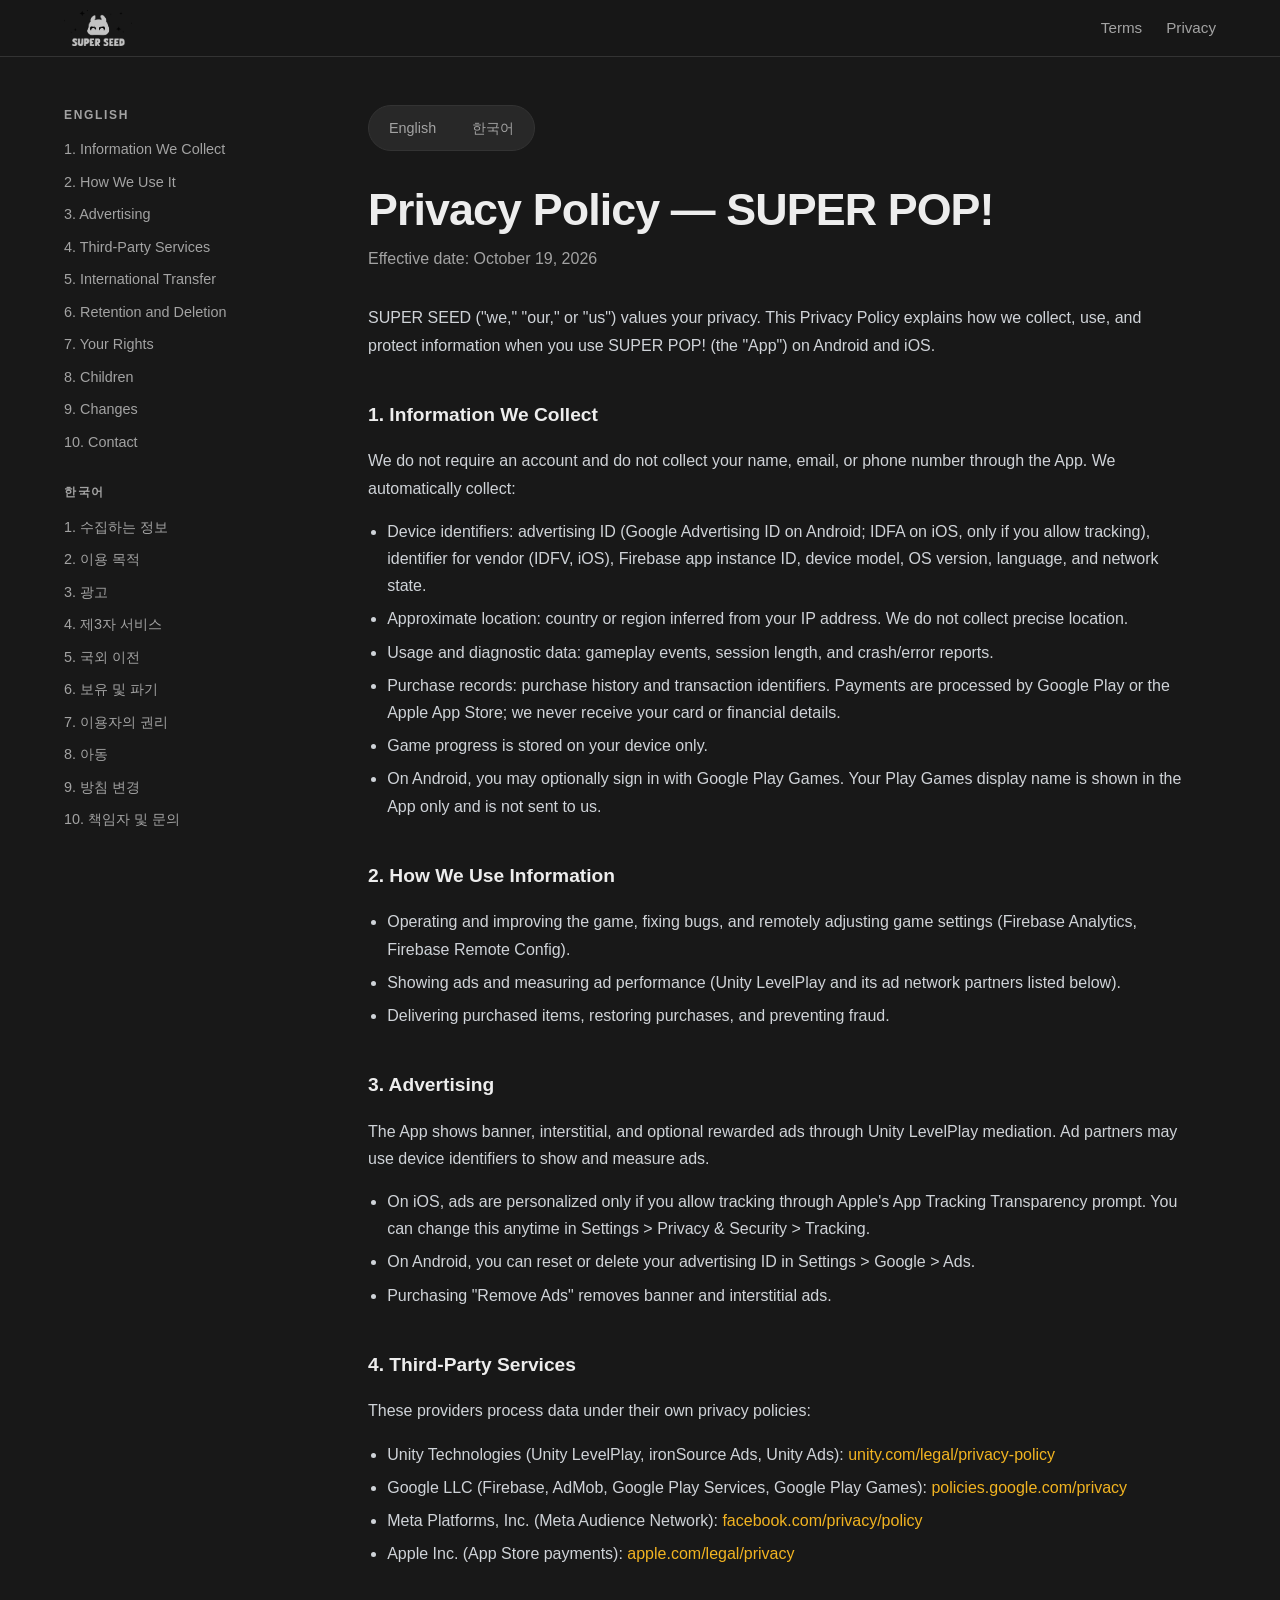
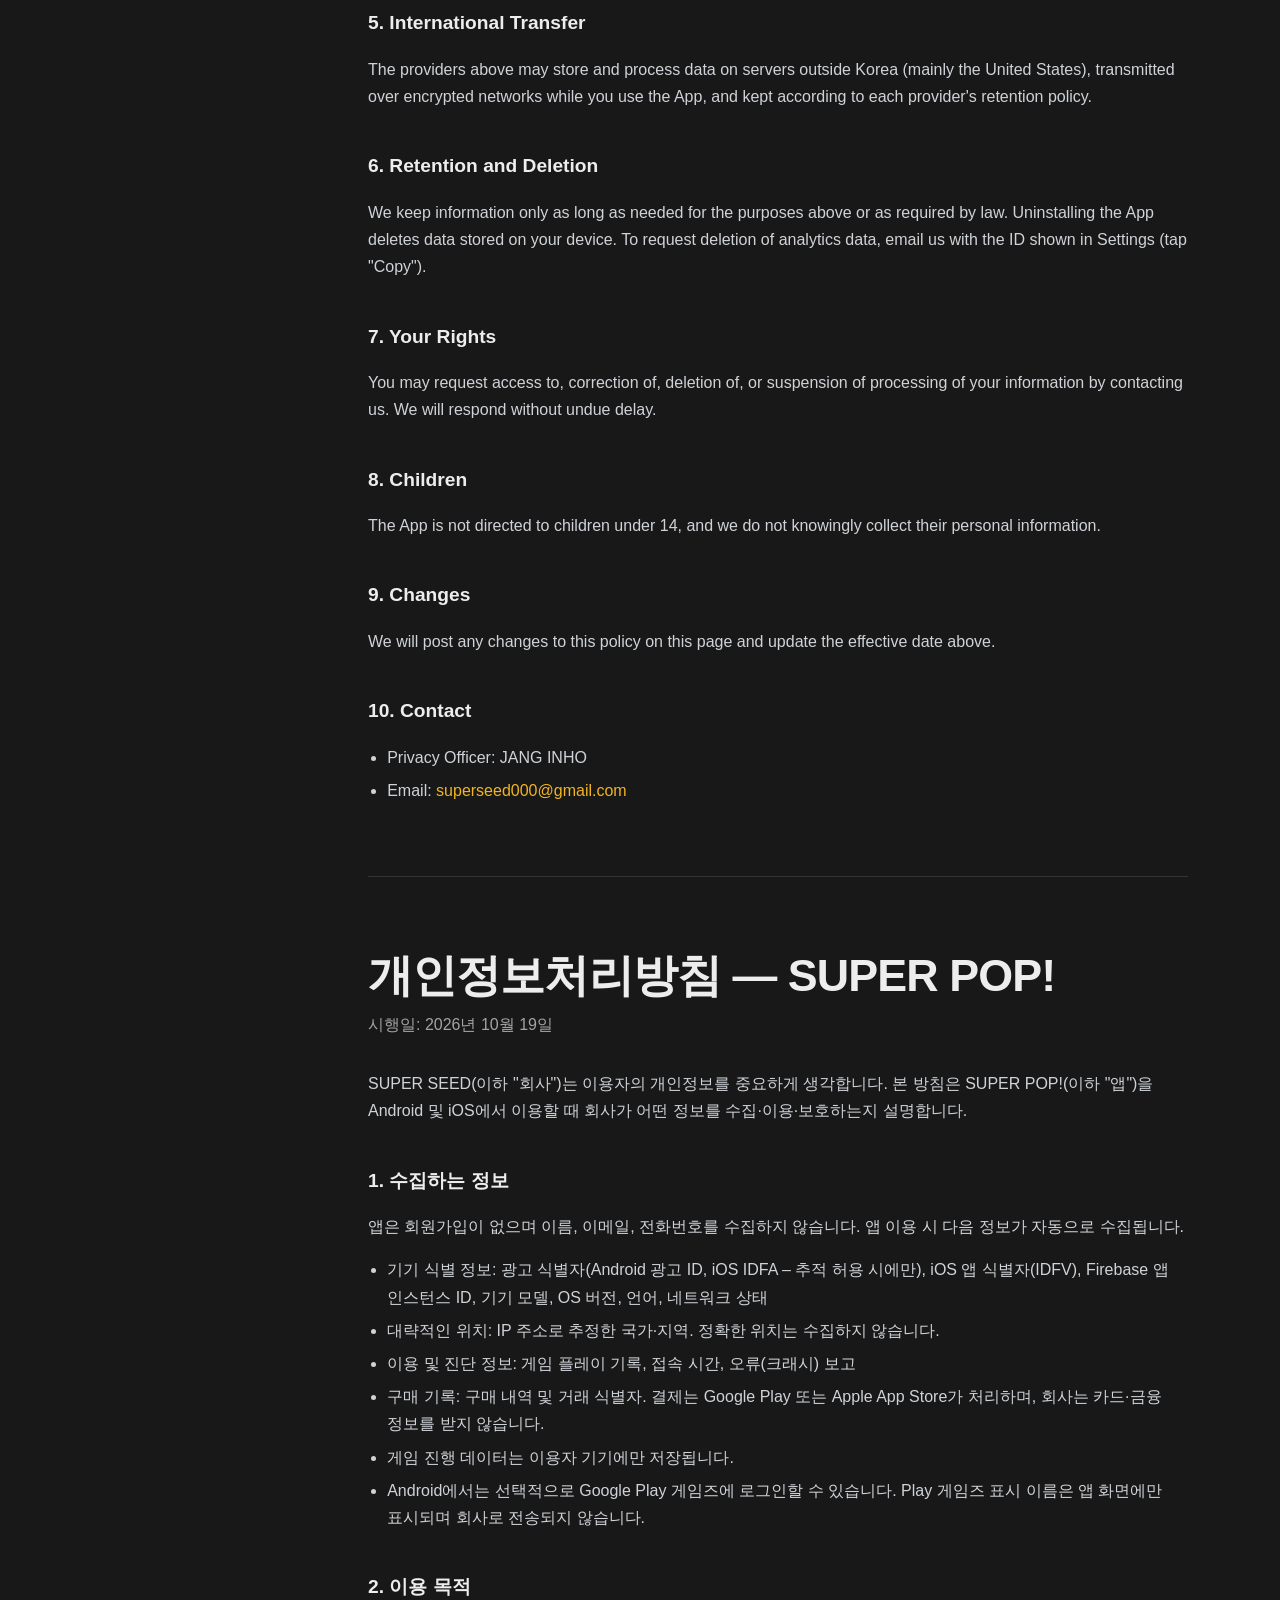
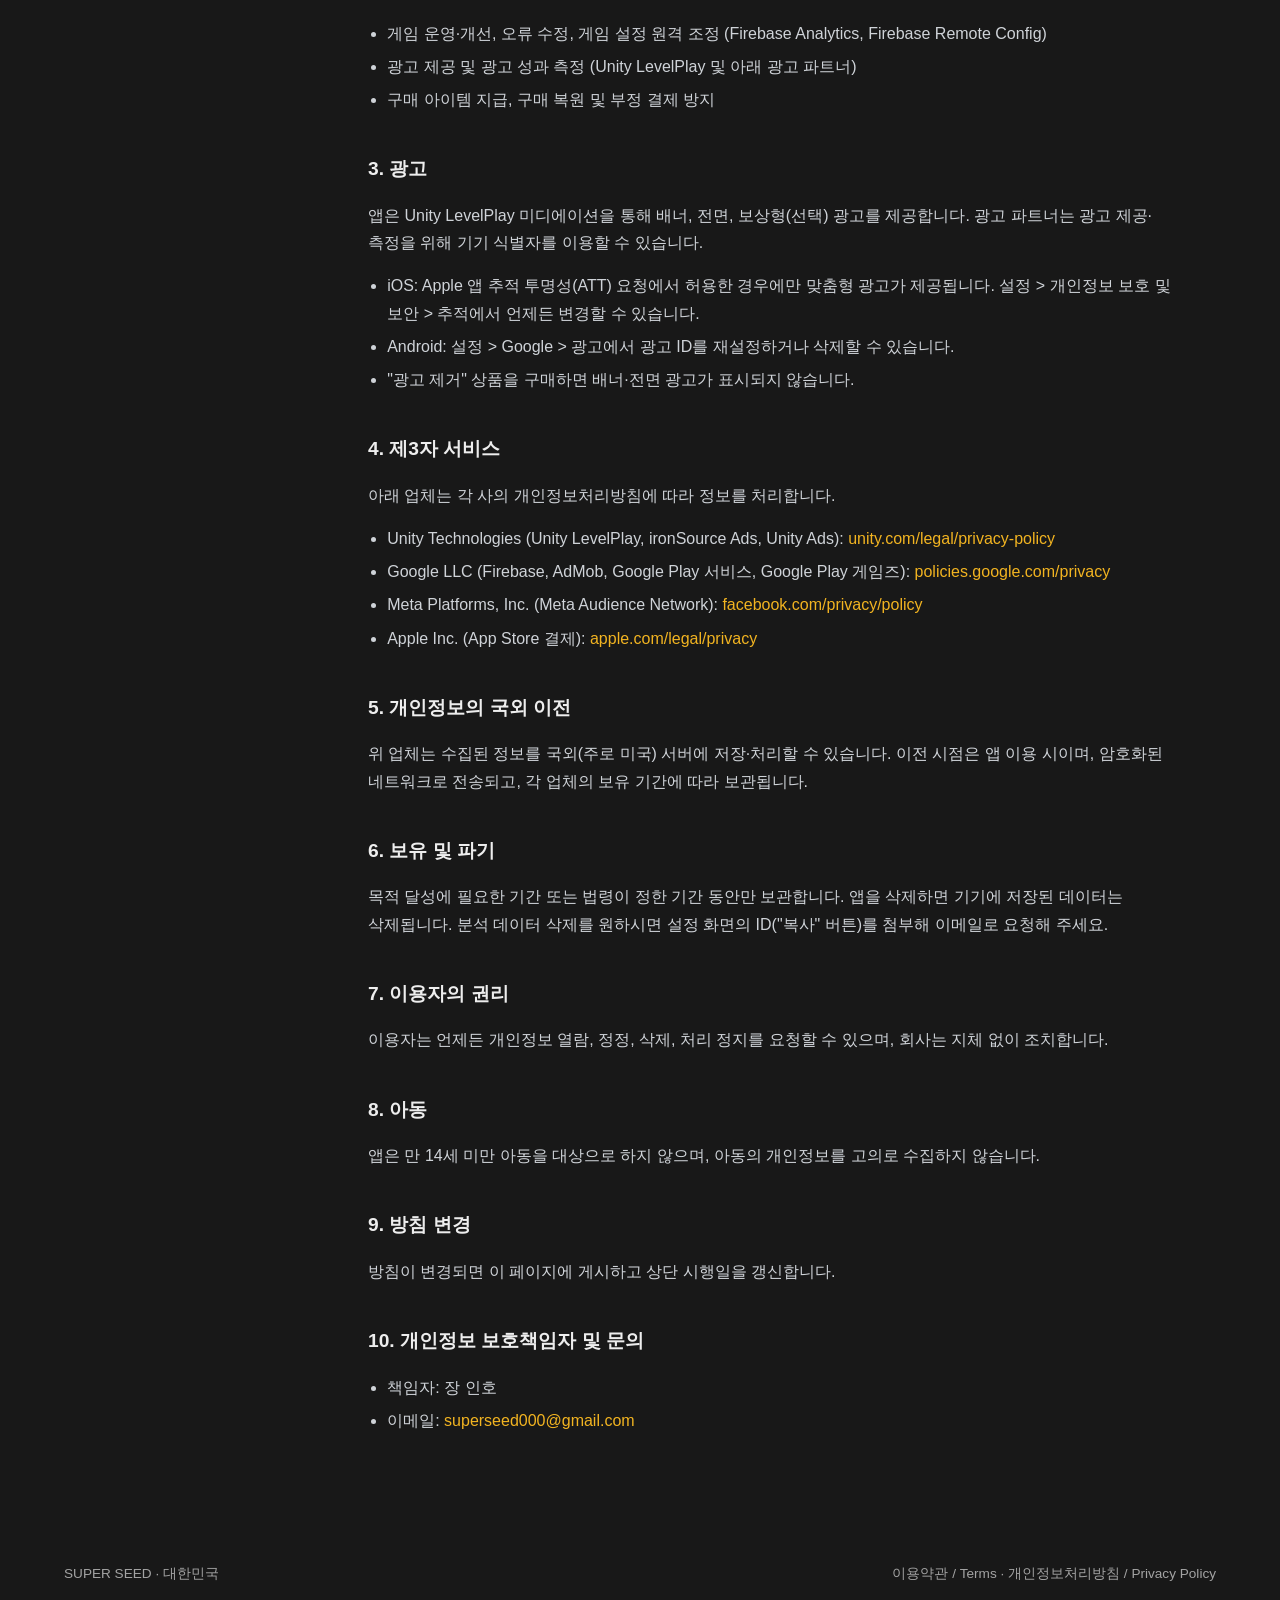
<file: superpop/privacy.html>
<!DOCTYPE html>
<html lang="en">
<head>
<meta charset="utf-8">
<meta name="viewport" content="width=device-width, initial-scale=1">
<title>Privacy Policy — SUPER POP!</title>
<meta name="theme-color" content="#181818">
<link rel="stylesheet" href="/style.css">
</head>
<body>
<header class="site-header">
  <div class="wrap">
    <a class="logo" href="/"><img src="/assets/logo.png" alt="SUPER SEED"></a>
    <nav class="nav">
      <a href="/superpop/terms.html">Terms</a>
      <a href="/superpop/privacy.html">Privacy</a>
    </nav>
  </div>
</header>

<main class="wrap legal">
  <aside class="toc">
    <strong>English</strong>
    <ul>
      <li><a href="#en-1">1. Information We Collect</a></li>
      <li><a href="#en-2">2. How We Use It</a></li>
      <li><a href="#en-3">3. Advertising</a></li>
      <li><a href="#en-4">4. Third-Party Services</a></li>
      <li><a href="#en-5">5. International Transfer</a></li>
      <li><a href="#en-6">6. Retention and Deletion</a></li>
      <li><a href="#en-7">7. Your Rights</a></li>
      <li><a href="#en-8">8. Children</a></li>
      <li><a href="#en-9">9. Changes</a></li>
      <li><a href="#en-10">10. Contact</a></li>
    </ul>
    <strong>한국어</strong>
    <ul>
      <li><a href="#ko-1">1. 수집하는 정보</a></li>
      <li><a href="#ko-2">2. 이용 목적</a></li>
      <li><a href="#ko-3">3. 광고</a></li>
      <li><a href="#ko-4">4. 제3자 서비스</a></li>
      <li><a href="#ko-5">5. 국외 이전</a></li>
      <li><a href="#ko-6">6. 보유 및 파기</a></li>
      <li><a href="#ko-7">7. 이용자의 권리</a></li>
      <li><a href="#ko-8">8. 아동</a></li>
      <li><a href="#ko-9">9. 방침 변경</a></li>
      <li><a href="#ko-10">10. 책임자 및 문의</a></li>
    </ul>
  </aside>

  <div class="doc">
    <nav class="lang"><a href="#en">English</a><a href="#ko">한국어</a></nav>

    <article id="en" lang="en">
      <h1>Privacy Policy — SUPER POP!</h1>
      <p class="date">Effective date: October 19, 2026</p>
      <p>SUPER SEED ("we," "our," or "us") values your privacy. This Privacy Policy explains how we collect, use, and protect information when you use SUPER POP! (the "App") on Android and iOS.</p>

      <h2 id="en-1">1. Information We Collect</h2>
      <p>We do not require an account and do not collect your name, email, or phone number through the App. We automatically collect:</p>
      <ul>
        <li>Device identifiers: advertising ID (Google Advertising ID on Android; IDFA on iOS, only if you allow tracking), identifier for vendor (IDFV, iOS), Firebase app instance ID, device model, OS version, language, and network state.</li>
        <li>Approximate location: country or region inferred from your IP address. We do not collect precise location.</li>
        <li>Usage and diagnostic data: gameplay events, session length, and crash/error reports.</li>
        <li>Purchase records: purchase history and transaction identifiers. Payments are processed by Google Play or the Apple App Store; we never receive your card or financial details.</li>
        <li>Game progress is stored on your device only.</li>
        <li>On Android, you may optionally sign in with Google Play Games. Your Play Games display name is shown in the App only and is not sent to us.</li>
      </ul>

      <h2 id="en-2">2. How We Use Information</h2>
      <ul>
        <li>Operating and improving the game, fixing bugs, and remotely adjusting game settings (Firebase Analytics, Firebase Remote Config).</li>
        <li>Showing ads and measuring ad performance (Unity LevelPlay and its ad network partners listed below).</li>
        <li>Delivering purchased items, restoring purchases, and preventing fraud.</li>
      </ul>

      <h2 id="en-3">3. Advertising</h2>
      <p>The App shows banner, interstitial, and optional rewarded ads through Unity LevelPlay mediation. Ad partners may use device identifiers to show and measure ads.</p>
      <ul>
        <li>On iOS, ads are personalized only if you allow tracking through Apple's App Tracking Transparency prompt. You can change this anytime in Settings &gt; Privacy &amp; Security &gt; Tracking.</li>
        <li>On Android, you can reset or delete your advertising ID in Settings &gt; Google &gt; Ads.</li>
        <li>Purchasing "Remove Ads" removes banner and interstitial ads.</li>
      </ul>

      <h2 id="en-4">4. Third-Party Services</h2>
      <p>These providers process data under their own privacy policies:</p>
      <ul>
        <li>Unity Technologies (Unity LevelPlay, ironSource Ads, Unity Ads): <a href="https://unity.com/legal/privacy-policy">unity.com/legal/privacy-policy</a></li>
        <li>Google LLC (Firebase, AdMob, Google Play Services, Google Play Games): <a href="https://policies.google.com/privacy">policies.google.com/privacy</a></li>
        <li>Meta Platforms, Inc. (Meta Audience Network): <a href="https://www.facebook.com/privacy/policy">facebook.com/privacy/policy</a></li>
        <li>Apple Inc. (App Store payments): <a href="https://www.apple.com/legal/privacy/">apple.com/legal/privacy</a></li>
      </ul>

      <h2 id="en-5">5. International Transfer</h2>
      <p>The providers above may store and process data on servers outside Korea (mainly the United States), transmitted over encrypted networks while you use the App, and kept according to each provider's retention policy.</p>

      <h2 id="en-6">6. Retention and Deletion</h2>
      <p>We keep information only as long as needed for the purposes above or as required by law. Uninstalling the App deletes data stored on your device. To request deletion of analytics data, email us with the ID shown in Settings (tap "Copy").</p>

      <h2 id="en-7">7. Your Rights</h2>
      <p>You may request access to, correction of, deletion of, or suspension of processing of your information by contacting us. We will respond without undue delay.</p>

      <h2 id="en-8">8. Children</h2>
      <p>The App is not directed to children under 14, and we do not knowingly collect their personal information.</p>

      <h2 id="en-9">9. Changes</h2>
      <p>We will post any changes to this policy on this page and update the effective date above.</p>

      <h2 id="en-10">10. Contact</h2>
      <ul>
        <li>Privacy Officer: JANG INHO</li>
        <li>Email: <a href="mailto:superseed000@gmail.com">superseed000@gmail.com</a></li>
      </ul>
    </article>

    <article id="ko" lang="ko">
      <h1>개인정보처리방침 — SUPER POP!</h1>
      <p class="date">시행일: 2026년 10월 19일</p>
      <p>SUPER SEED(이하 "회사")는 이용자의 개인정보를 중요하게 생각합니다. 본 방침은 SUPER POP!(이하 "앱")을 Android 및 iOS에서 이용할 때 회사가 어떤 정보를 수집·이용·보호하는지 설명합니다.</p>

      <h2 id="ko-1">1. 수집하는 정보</h2>
      <p>앱은 회원가입이 없으며 이름, 이메일, 전화번호를 수집하지 않습니다. 앱 이용 시 다음 정보가 자동으로 수집됩니다.</p>
      <ul>
        <li>기기 식별 정보: 광고 식별자(Android 광고 ID, iOS IDFA – 추적 허용 시에만), iOS 앱 식별자(IDFV), Firebase 앱 인스턴스 ID, 기기 모델, OS 버전, 언어, 네트워크 상태</li>
        <li>대략적인 위치: IP 주소로 추정한 국가·지역. 정확한 위치는 수집하지 않습니다.</li>
        <li>이용 및 진단 정보: 게임 플레이 기록, 접속 시간, 오류(크래시) 보고</li>
        <li>구매 기록: 구매 내역 및 거래 식별자. 결제는 Google Play 또는 Apple App Store가 처리하며, 회사는 카드·금융 정보를 받지 않습니다.</li>
        <li>게임 진행 데이터는 이용자 기기에만 저장됩니다.</li>
        <li>Android에서는 선택적으로 Google Play 게임즈에 로그인할 수 있습니다. Play 게임즈 표시 이름은 앱 화면에만 표시되며 회사로 전송되지 않습니다.</li>
      </ul>

      <h2 id="ko-2">2. 이용 목적</h2>
      <ul>
        <li>게임 운영·개선, 오류 수정, 게임 설정 원격 조정 (Firebase Analytics, Firebase Remote Config)</li>
        <li>광고 제공 및 광고 성과 측정 (Unity LevelPlay 및 아래 광고 파트너)</li>
        <li>구매 아이템 지급, 구매 복원 및 부정 결제 방지</li>
      </ul>

      <h2 id="ko-3">3. 광고</h2>
      <p>앱은 Unity LevelPlay 미디에이션을 통해 배너, 전면, 보상형(선택) 광고를 제공합니다. 광고 파트너는 광고 제공·측정을 위해 기기 식별자를 이용할 수 있습니다.</p>
      <ul>
        <li>iOS: Apple 앱 추적 투명성(ATT) 요청에서 허용한 경우에만 맞춤형 광고가 제공됩니다. 설정 &gt; 개인정보 보호 및 보안 &gt; 추적에서 언제든 변경할 수 있습니다.</li>
        <li>Android: 설정 &gt; Google &gt; 광고에서 광고 ID를 재설정하거나 삭제할 수 있습니다.</li>
        <li>"광고 제거" 상품을 구매하면 배너·전면 광고가 표시되지 않습니다.</li>
      </ul>

      <h2 id="ko-4">4. 제3자 서비스</h2>
      <p>아래 업체는 각 사의 개인정보처리방침에 따라 정보를 처리합니다.</p>
      <ul>
        <li>Unity Technologies (Unity LevelPlay, ironSource Ads, Unity Ads): <a href="https://unity.com/legal/privacy-policy">unity.com/legal/privacy-policy</a></li>
        <li>Google LLC (Firebase, AdMob, Google Play 서비스, Google Play 게임즈): <a href="https://policies.google.com/privacy">policies.google.com/privacy</a></li>
        <li>Meta Platforms, Inc. (Meta Audience Network): <a href="https://www.facebook.com/privacy/policy">facebook.com/privacy/policy</a></li>
        <li>Apple Inc. (App Store 결제): <a href="https://www.apple.com/legal/privacy/">apple.com/legal/privacy</a></li>
      </ul>

      <h2 id="ko-5">5. 개인정보의 국외 이전</h2>
      <p>위 업체는 수집된 정보를 국외(주로 미국) 서버에 저장·처리할 수 있습니다. 이전 시점은 앱 이용 시이며, 암호화된 네트워크로 전송되고, 각 업체의 보유 기간에 따라 보관됩니다.</p>

      <h2 id="ko-6">6. 보유 및 파기</h2>
      <p>목적 달성에 필요한 기간 또는 법령이 정한 기간 동안만 보관합니다. 앱을 삭제하면 기기에 저장된 데이터는 삭제됩니다. 분석 데이터 삭제를 원하시면 설정 화면의 ID("복사" 버튼)를 첨부해 이메일로 요청해 주세요.</p>

      <h2 id="ko-7">7. 이용자의 권리</h2>
      <p>이용자는 언제든 개인정보 열람, 정정, 삭제, 처리 정지를 요청할 수 있으며, 회사는 지체 없이 조치합니다.</p>

      <h2 id="ko-8">8. 아동</h2>
      <p>앱은 만 14세 미만 아동을 대상으로 하지 않으며, 아동의 개인정보를 고의로 수집하지 않습니다.</p>

      <h2 id="ko-9">9. 방침 변경</h2>
      <p>방침이 변경되면 이 페이지에 게시하고 상단 시행일을 갱신합니다.</p>

      <h2 id="ko-10">10. 개인정보 보호책임자 및 문의</h2>
      <ul>
        <li>책임자: 장 인호</li>
        <li>이메일: <a href="mailto:superseed000@gmail.com">superseed000@gmail.com</a></li>
      </ul>
    </article>
  </div>
</main>

<footer class="site-footer">
  <div class="wrap">
    <p>SUPER SEED · 대한민국</p>
    <p><a href="/superpop/terms.html">이용약관 / Terms</a> · <a href="/superpop/privacy.html">개인정보처리방침 / Privacy Policy</a></p>
  </div>
</footer>
</body>
</html>
</file>
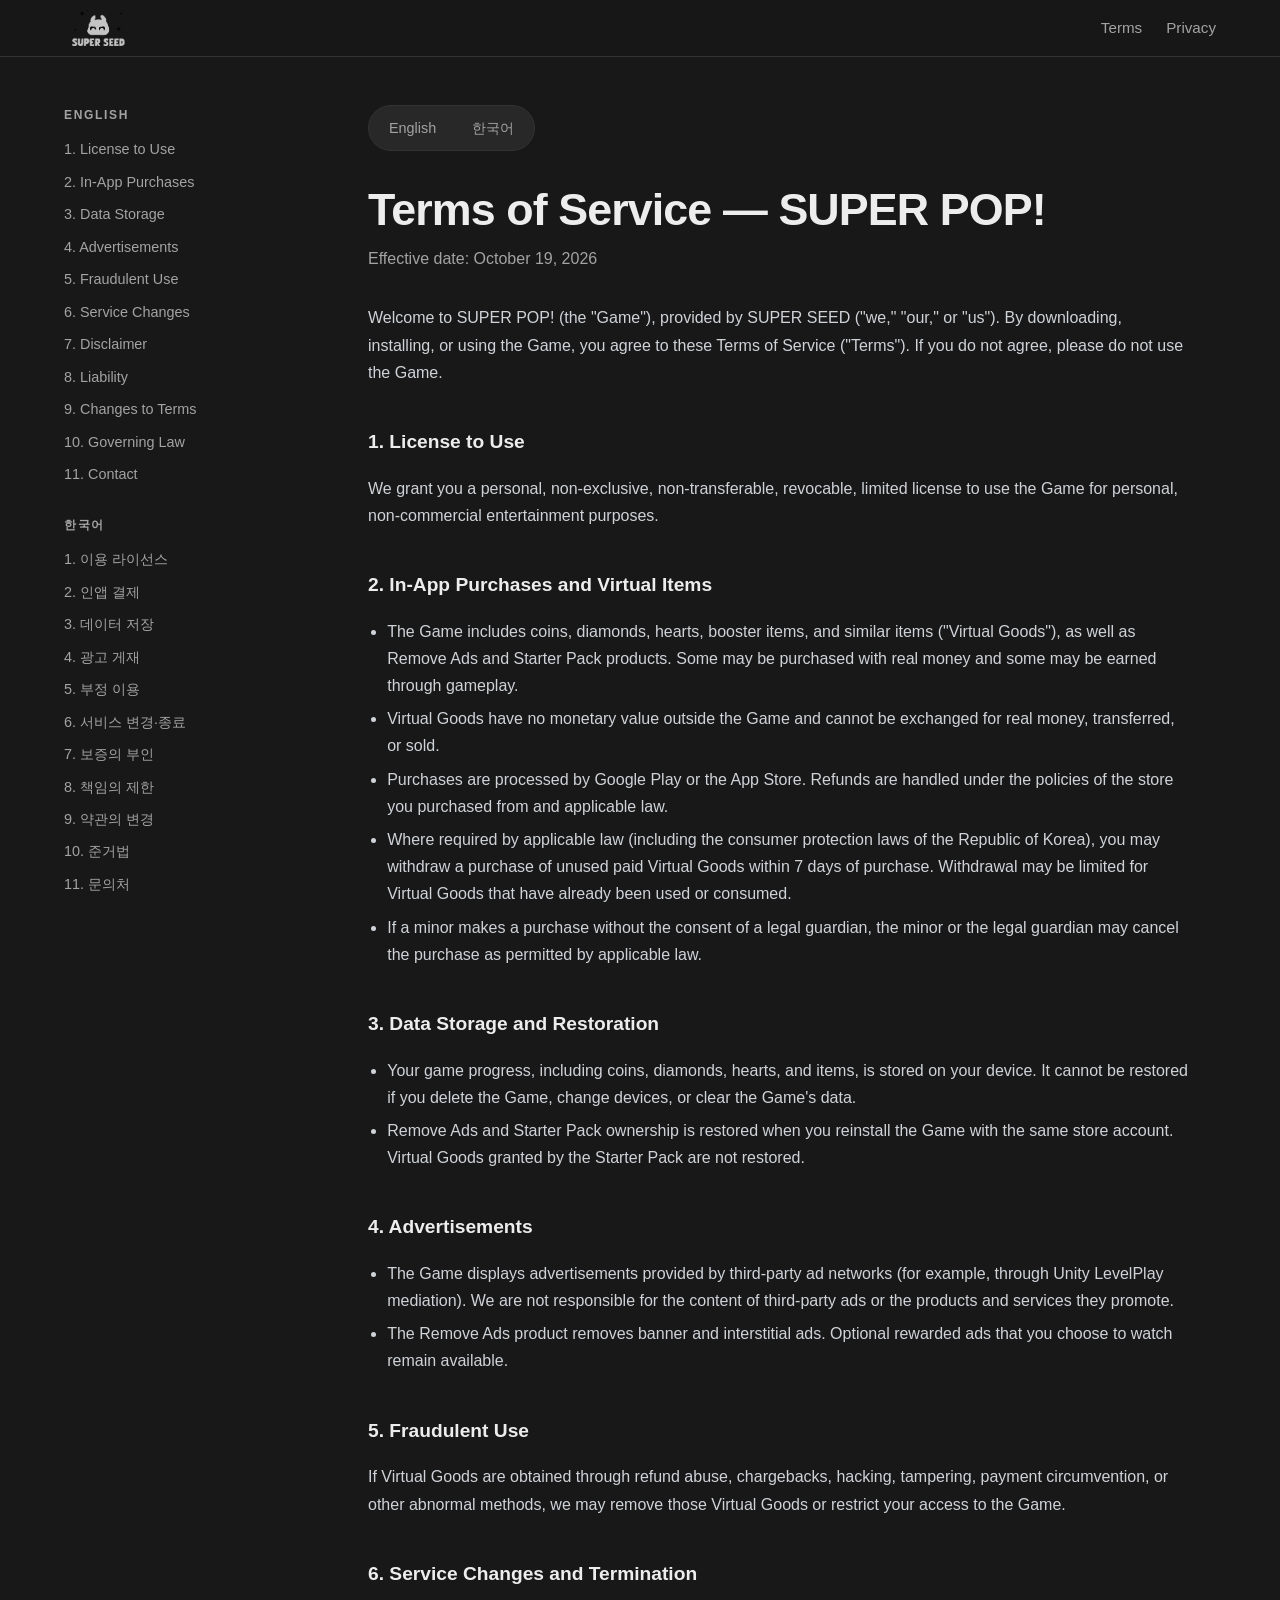
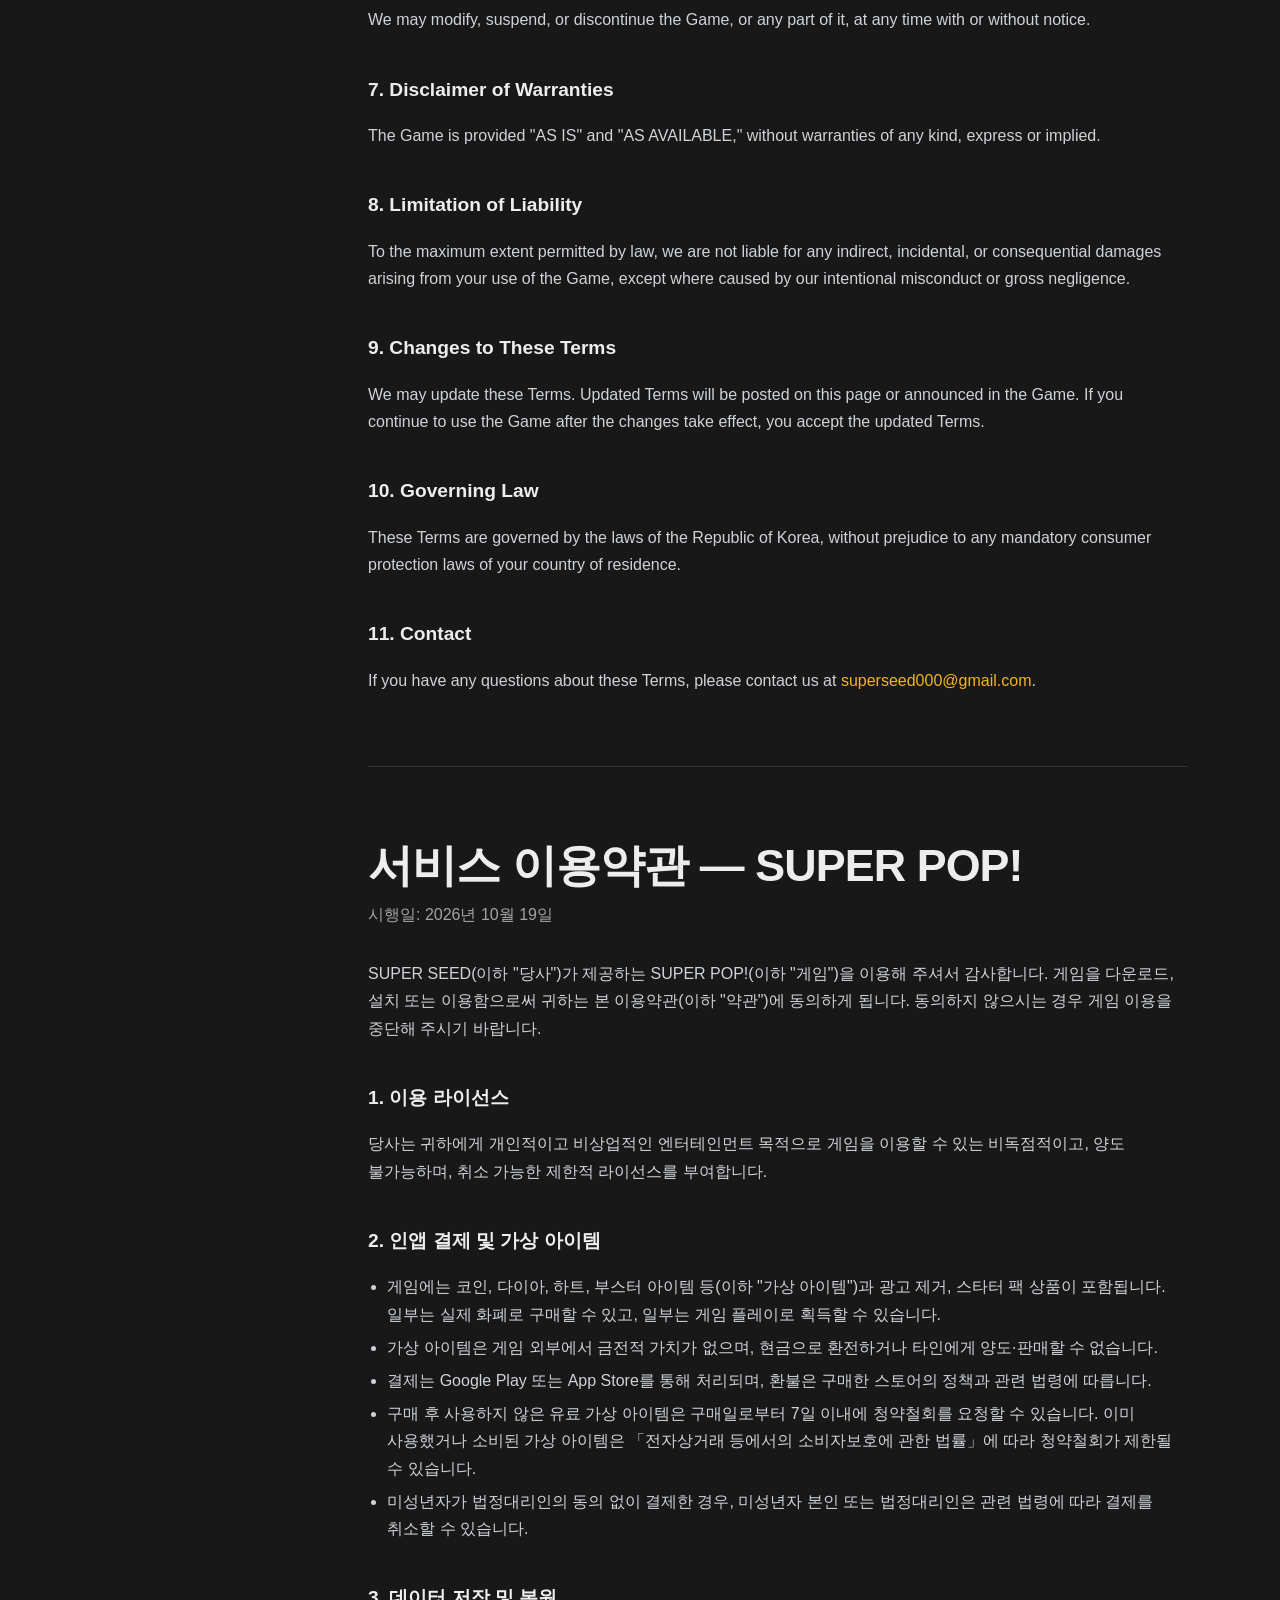
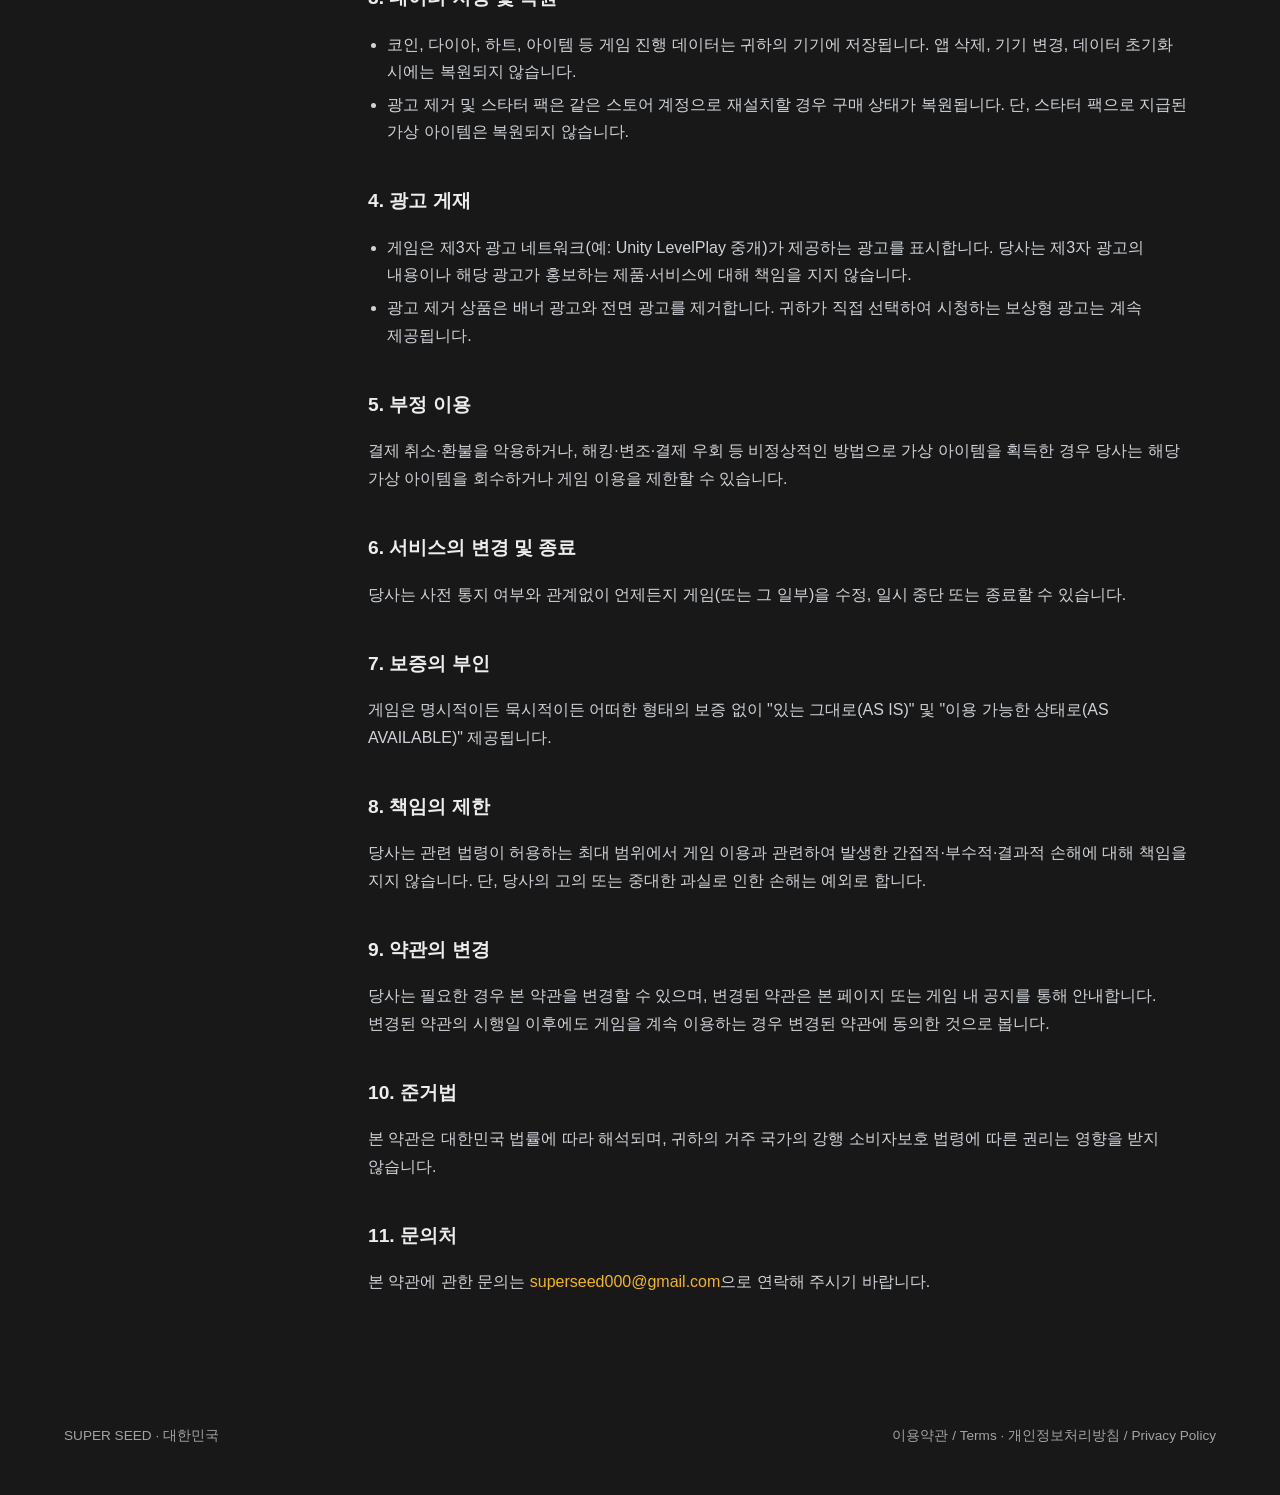
<file: superpop/terms.html>
<!DOCTYPE html>
<html lang="en">
<head>
<meta charset="utf-8">
<meta name="viewport" content="width=device-width, initial-scale=1">
<title>Terms of Service — SUPER POP!</title>
<meta name="theme-color" content="#181818">
<link rel="stylesheet" href="/style.css">
</head>
<body>
<header class="site-header">
  <div class="wrap">
    <a class="logo" href="/"><img src="/assets/logo.png" alt="SUPER SEED"></a>
    <nav class="nav">
      <a href="/superpop/terms.html">Terms</a>
      <a href="/superpop/privacy.html">Privacy</a>
    </nav>
  </div>
</header>

<main class="wrap legal">
  <aside class="toc">
    <strong>English</strong>
    <ul>
      <li><a href="#en-1">1. License to Use</a></li>
      <li><a href="#en-2">2. In-App Purchases</a></li>
      <li><a href="#en-3">3. Data Storage</a></li>
      <li><a href="#en-4">4. Advertisements</a></li>
      <li><a href="#en-5">5. Fraudulent Use</a></li>
      <li><a href="#en-6">6. Service Changes</a></li>
      <li><a href="#en-7">7. Disclaimer</a></li>
      <li><a href="#en-8">8. Liability</a></li>
      <li><a href="#en-9">9. Changes to Terms</a></li>
      <li><a href="#en-10">10. Governing Law</a></li>
      <li><a href="#en-11">11. Contact</a></li>
    </ul>
    <strong>한국어</strong>
    <ul>
      <li><a href="#ko-1">1. 이용 라이선스</a></li>
      <li><a href="#ko-2">2. 인앱 결제</a></li>
      <li><a href="#ko-3">3. 데이터 저장</a></li>
      <li><a href="#ko-4">4. 광고 게재</a></li>
      <li><a href="#ko-5">5. 부정 이용</a></li>
      <li><a href="#ko-6">6. 서비스 변경·종료</a></li>
      <li><a href="#ko-7">7. 보증의 부인</a></li>
      <li><a href="#ko-8">8. 책임의 제한</a></li>
      <li><a href="#ko-9">9. 약관의 변경</a></li>
      <li><a href="#ko-10">10. 준거법</a></li>
      <li><a href="#ko-11">11. 문의처</a></li>
    </ul>
  </aside>

  <div class="doc">
    <nav class="lang"><a href="#en">English</a><a href="#ko">한국어</a></nav>

    <article id="en" lang="en">
      <h1>Terms of Service — SUPER POP!</h1>
      <p class="date">Effective date: October 19, 2026</p>
      <p>Welcome to SUPER POP! (the "Game"), provided by SUPER SEED ("we," "our," or "us"). By downloading, installing, or using the Game, you agree to these Terms of Service ("Terms"). If you do not agree, please do not use the Game.</p>

      <h2 id="en-1">1. License to Use</h2>
      <p>We grant you a personal, non-exclusive, non-transferable, revocable, limited license to use the Game for personal, non-commercial entertainment purposes.</p>

      <h2 id="en-2">2. In-App Purchases and Virtual Items</h2>
      <ul>
        <li>The Game includes coins, diamonds, hearts, booster items, and similar items ("Virtual Goods"), as well as Remove Ads and Starter Pack products. Some may be purchased with real money and some may be earned through gameplay.</li>
        <li>Virtual Goods have no monetary value outside the Game and cannot be exchanged for real money, transferred, or sold.</li>
        <li>Purchases are processed by Google Play or the App Store. Refunds are handled under the policies of the store you purchased from and applicable law.</li>
        <li>Where required by applicable law (including the consumer protection laws of the Republic of Korea), you may withdraw a purchase of unused paid Virtual Goods within 7 days of purchase. Withdrawal may be limited for Virtual Goods that have already been used or consumed.</li>
        <li>If a minor makes a purchase without the consent of a legal guardian, the minor or the legal guardian may cancel the purchase as permitted by applicable law.</li>
      </ul>

      <h2 id="en-3">3. Data Storage and Restoration</h2>
      <ul>
        <li>Your game progress, including coins, diamonds, hearts, and items, is stored on your device. It cannot be restored if you delete the Game, change devices, or clear the Game's data.</li>
        <li>Remove Ads and Starter Pack ownership is restored when you reinstall the Game with the same store account. Virtual Goods granted by the Starter Pack are not restored.</li>
      </ul>

      <h2 id="en-4">4. Advertisements</h2>
      <ul>
        <li>The Game displays advertisements provided by third-party ad networks (for example, through Unity LevelPlay mediation). We are not responsible for the content of third-party ads or the products and services they promote.</li>
        <li>The Remove Ads product removes banner and interstitial ads. Optional rewarded ads that you choose to watch remain available.</li>
      </ul>

      <h2 id="en-5">5. Fraudulent Use</h2>
      <p>If Virtual Goods are obtained through refund abuse, chargebacks, hacking, tampering, payment circumvention, or other abnormal methods, we may remove those Virtual Goods or restrict your access to the Game.</p>

      <h2 id="en-6">6. Service Changes and Termination</h2>
      <p>We may modify, suspend, or discontinue the Game, or any part of it, at any time with or without notice.</p>

      <h2 id="en-7">7. Disclaimer of Warranties</h2>
      <p>The Game is provided "AS IS" and "AS AVAILABLE," without warranties of any kind, express or implied.</p>

      <h2 id="en-8">8. Limitation of Liability</h2>
      <p>To the maximum extent permitted by law, we are not liable for any indirect, incidental, or consequential damages arising from your use of the Game, except where caused by our intentional misconduct or gross negligence.</p>

      <h2 id="en-9">9. Changes to These Terms</h2>
      <p>We may update these Terms. Updated Terms will be posted on this page or announced in the Game. If you continue to use the Game after the changes take effect, you accept the updated Terms.</p>

      <h2 id="en-10">10. Governing Law</h2>
      <p>These Terms are governed by the laws of the Republic of Korea, without prejudice to any mandatory consumer protection laws of your country of residence.</p>

      <h2 id="en-11">11. Contact</h2>
      <p>If you have any questions about these Terms, please contact us at <a href="mailto:superseed000@gmail.com">superseed000@gmail.com</a>.</p>
    </article>

    <article id="ko" lang="ko">
      <h1>서비스 이용약관 — SUPER POP!</h1>
      <p class="date">시행일: 2026년 10월 19일</p>
      <p>SUPER SEED(이하 "당사")가 제공하는 SUPER POP!(이하 "게임")을 이용해 주셔서 감사합니다. 게임을 다운로드, 설치 또는 이용함으로써 귀하는 본 이용약관(이하 "약관")에 동의하게 됩니다. 동의하지 않으시는 경우 게임 이용을 중단해 주시기 바랍니다.</p>

      <h2 id="ko-1">1. 이용 라이선스</h2>
      <p>당사는 귀하에게 개인적이고 비상업적인 엔터테인먼트 목적으로 게임을 이용할 수 있는 비독점적이고, 양도 불가능하며, 취소 가능한 제한적 라이선스를 부여합니다.</p>

      <h2 id="ko-2">2. 인앱 결제 및 가상 아이템</h2>
      <ul>
        <li>게임에는 코인, 다이아, 하트, 부스터 아이템 등(이하 "가상 아이템")과 광고 제거, 스타터 팩 상품이 포함됩니다. 일부는 실제 화폐로 구매할 수 있고, 일부는 게임 플레이로 획득할 수 있습니다.</li>
        <li>가상 아이템은 게임 외부에서 금전적 가치가 없으며, 현금으로 환전하거나 타인에게 양도·판매할 수 없습니다.</li>
        <li>결제는 Google Play 또는 App Store를 통해 처리되며, 환불은 구매한 스토어의 정책과 관련 법령에 따릅니다.</li>
        <li>구매 후 사용하지 않은 유료 가상 아이템은 구매일로부터 7일 이내에 청약철회를 요청할 수 있습니다. 이미 사용했거나 소비된 가상 아이템은 「전자상거래 등에서의 소비자보호에 관한 법률」에 따라 청약철회가 제한될 수 있습니다.</li>
        <li>미성년자가 법정대리인의 동의 없이 결제한 경우, 미성년자 본인 또는 법정대리인은 관련 법령에 따라 결제를 취소할 수 있습니다.</li>
      </ul>

      <h2 id="ko-3">3. 데이터 저장 및 복원</h2>
      <ul>
        <li>코인, 다이아, 하트, 아이템 등 게임 진행 데이터는 귀하의 기기에 저장됩니다. 앱 삭제, 기기 변경, 데이터 초기화 시에는 복원되지 않습니다.</li>
        <li>광고 제거 및 스타터 팩은 같은 스토어 계정으로 재설치할 경우 구매 상태가 복원됩니다. 단, 스타터 팩으로 지급된 가상 아이템은 복원되지 않습니다.</li>
      </ul>

      <h2 id="ko-4">4. 광고 게재</h2>
      <ul>
        <li>게임은 제3자 광고 네트워크(예: Unity LevelPlay 중개)가 제공하는 광고를 표시합니다. 당사는 제3자 광고의 내용이나 해당 광고가 홍보하는 제품·서비스에 대해 책임을 지지 않습니다.</li>
        <li>광고 제거 상품은 배너 광고와 전면 광고를 제거합니다. 귀하가 직접 선택하여 시청하는 보상형 광고는 계속 제공됩니다.</li>
      </ul>

      <h2 id="ko-5">5. 부정 이용</h2>
      <p>결제 취소·환불을 악용하거나, 해킹·변조·결제 우회 등 비정상적인 방법으로 가상 아이템을 획득한 경우 당사는 해당 가상 아이템을 회수하거나 게임 이용을 제한할 수 있습니다.</p>

      <h2 id="ko-6">6. 서비스의 변경 및 종료</h2>
      <p>당사는 사전 통지 여부와 관계없이 언제든지 게임(또는 그 일부)을 수정, 일시 중단 또는 종료할 수 있습니다.</p>

      <h2 id="ko-7">7. 보증의 부인</h2>
      <p>게임은 명시적이든 묵시적이든 어떠한 형태의 보증 없이 "있는 그대로(AS IS)" 및 "이용 가능한 상태로(AS AVAILABLE)" 제공됩니다.</p>

      <h2 id="ko-8">8. 책임의 제한</h2>
      <p>당사는 관련 법령이 허용하는 최대 범위에서 게임 이용과 관련하여 발생한 간접적·부수적·결과적 손해에 대해 책임을 지지 않습니다. 단, 당사의 고의 또는 중대한 과실로 인한 손해는 예외로 합니다.</p>

      <h2 id="ko-9">9. 약관의 변경</h2>
      <p>당사는 필요한 경우 본 약관을 변경할 수 있으며, 변경된 약관은 본 페이지 또는 게임 내 공지를 통해 안내합니다. 변경된 약관의 시행일 이후에도 게임을 계속 이용하는 경우 변경된 약관에 동의한 것으로 봅니다.</p>

      <h2 id="ko-10">10. 준거법</h2>
      <p>본 약관은 대한민국 법률에 따라 해석되며, 귀하의 거주 국가의 강행 소비자보호 법령에 따른 권리는 영향을 받지 않습니다.</p>

      <h2 id="ko-11">11. 문의처</h2>
      <p>본 약관에 관한 문의는 <a href="mailto:superseed000@gmail.com">superseed000@gmail.com</a>으로 연락해 주시기 바랍니다.</p>
    </article>
  </div>
</main>

<footer class="site-footer">
  <div class="wrap">
    <p>SUPER SEED · 대한민국</p>
    <p><a href="/superpop/terms.html">이용약관 / Terms</a> · <a href="/superpop/privacy.html">개인정보처리방침 / Privacy Policy</a></p>
  </div>
</footer>
</body>
</html>
</file>
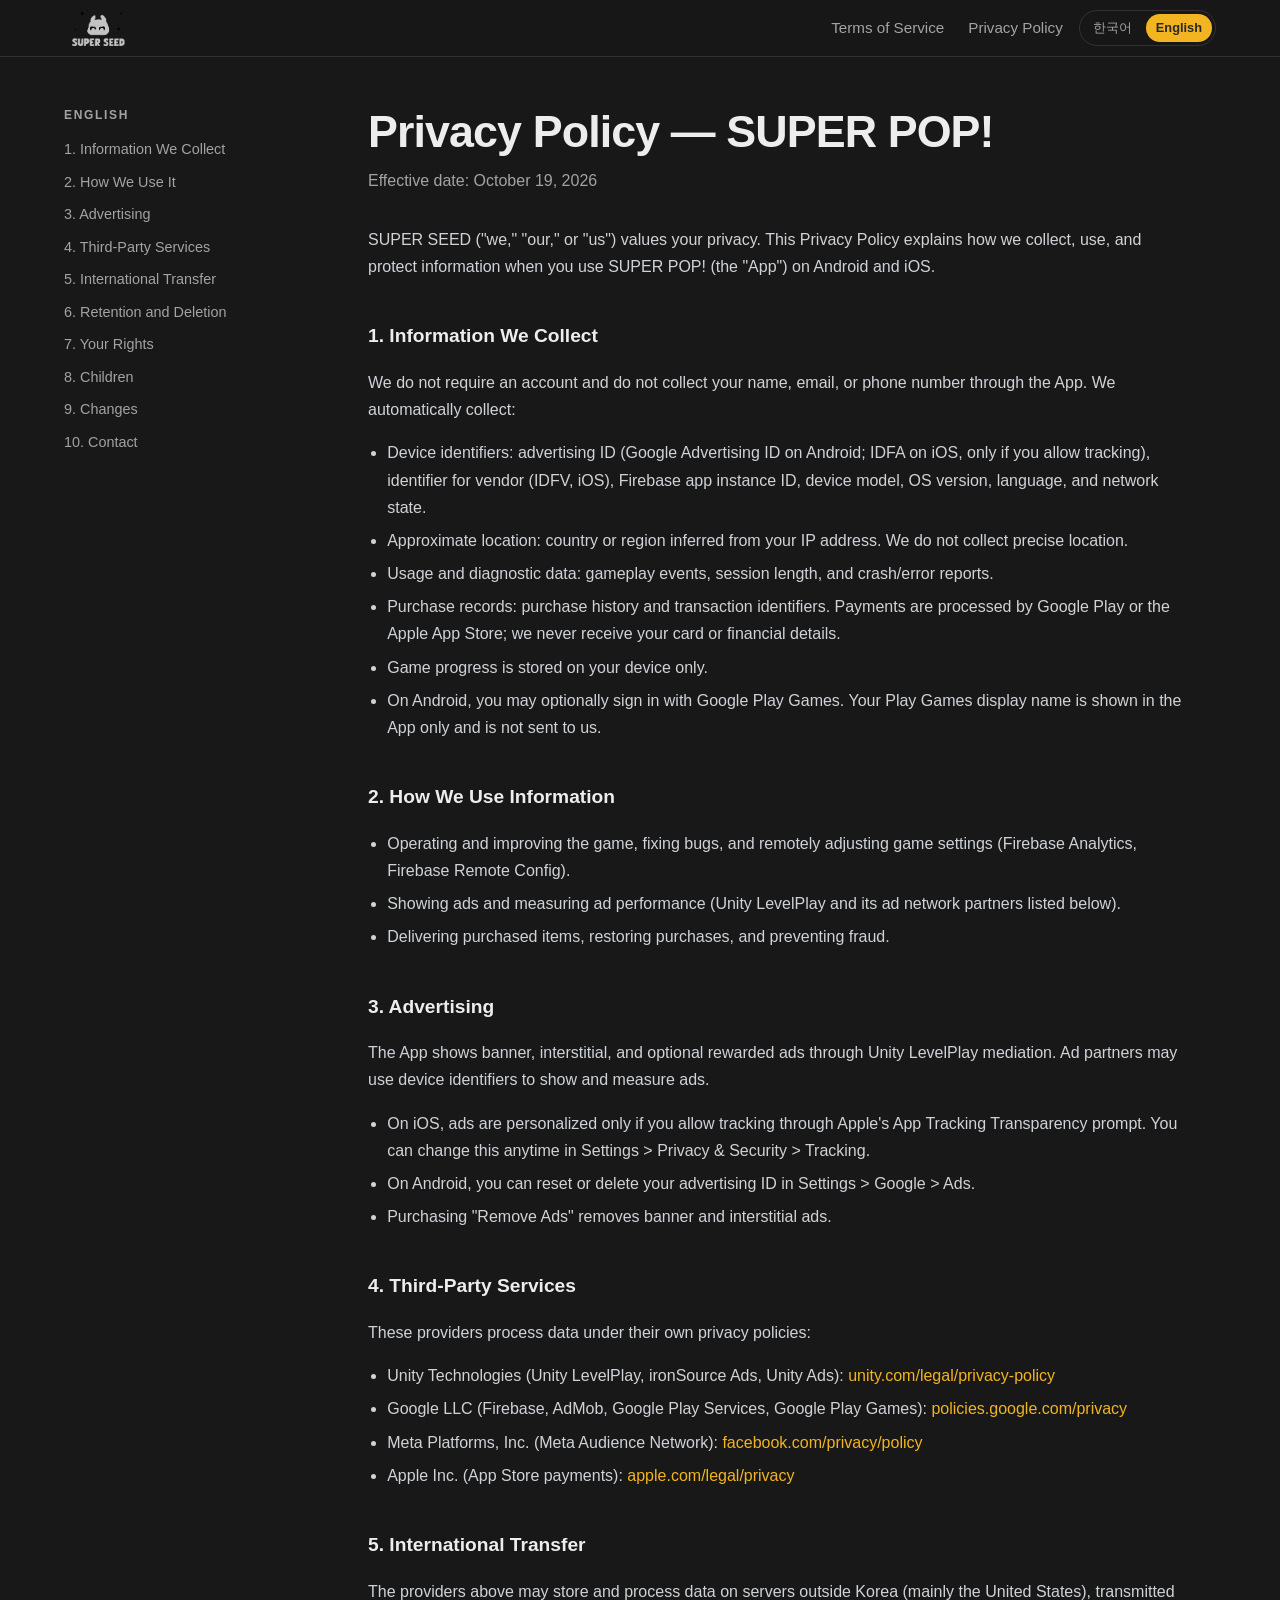
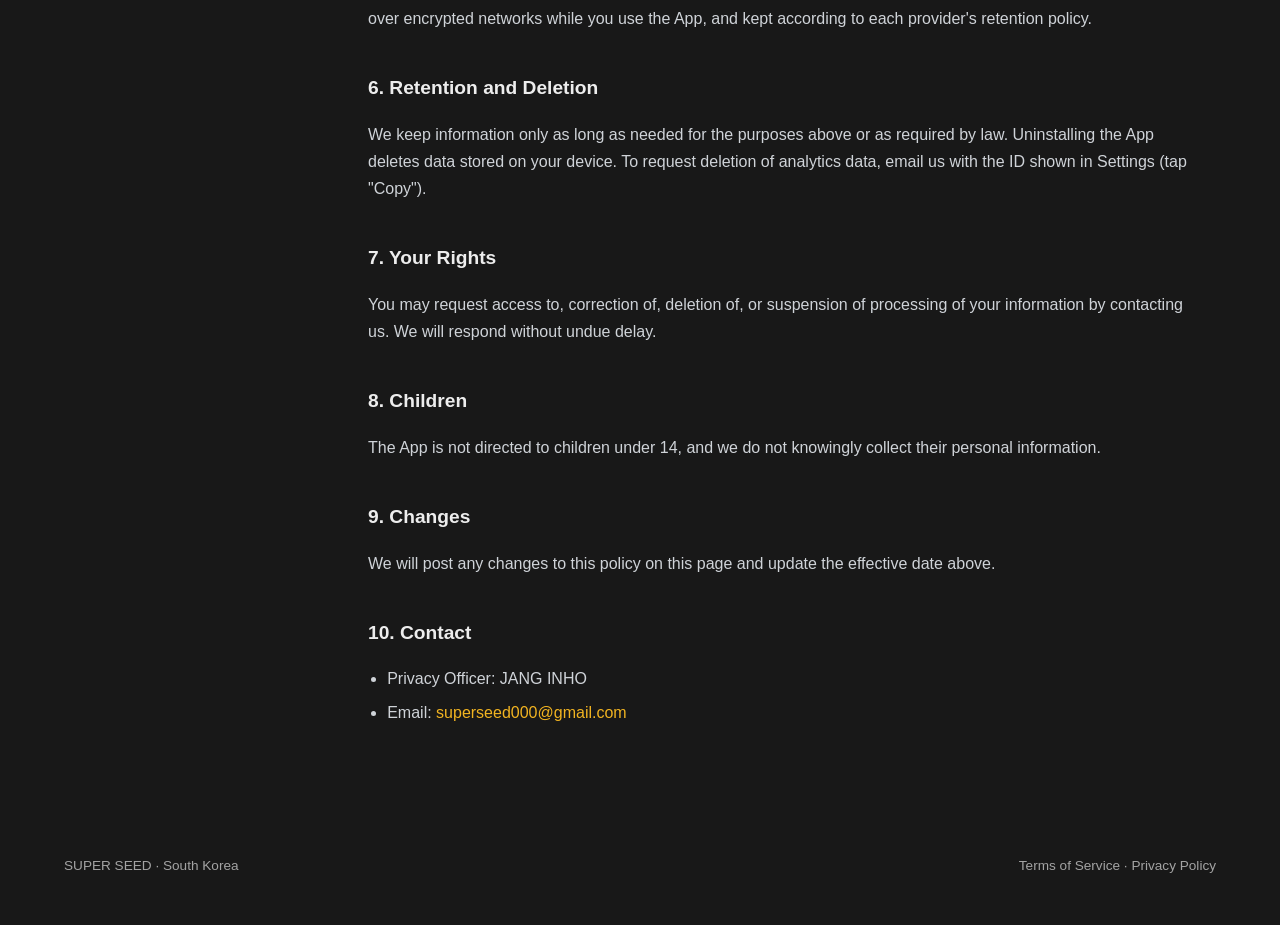
<file: en/superpop/privacy.html>
<!DOCTYPE html>
<html lang="en">
<head>
<meta charset="utf-8">
<meta name="viewport" content="width=device-width, initial-scale=1">
<title>Privacy Policy — SUPER POP!</title>
<meta name="theme-color" content="#181818">
<link rel="stylesheet" href="/style.css">
<link rel="canonical" href="https://superseedstudio.kr/en/superpop/privacy.html">
<link rel="alternate" hreflang="ko" href="https://superseedstudio.kr/ko/superpop/privacy.html">
<link rel="alternate" hreflang="en" href="https://superseedstudio.kr/en/superpop/privacy.html">
<link rel="alternate" hreflang="x-default" href="https://superseedstudio.kr/superpop/privacy.html">
</head>
<body>
<header class="site-header">
  <div class="wrap">
    <a class="logo" href="/en/"><img src="/assets/logo.png" alt="SUPER SEED"></a>
    <nav class="nav">
      <a href="/en/superpop/terms.html">Terms of Service</a>
      <a href="/en/superpop/privacy.html">Privacy Policy</a>
    </nav>
    <nav class="language-switch" aria-label="Language"><a href="/ko/superpop/privacy.html" lang="ko" hreflang="ko">한국어</a><a href="/en/superpop/privacy.html" lang="en" hreflang="en" aria-current="page">English</a></nav>
  </div>
</header>
<main class="wrap legal">
  <aside class="toc"><strong>English</strong>
    <ul>
      <li><a href="#en-1">1. Information We Collect</a></li>
      <li><a href="#en-2">2. How We Use It</a></li>
      <li><a href="#en-3">3. Advertising</a></li>
      <li><a href="#en-4">4. Third-Party Services</a></li>
      <li><a href="#en-5">5. International Transfer</a></li>
      <li><a href="#en-6">6. Retention and Deletion</a></li>
      <li><a href="#en-7">7. Your Rights</a></li>
      <li><a href="#en-8">8. Children</a></li>
      <li><a href="#en-9">9. Changes</a></li>
      <li><a href="#en-10">10. Contact</a></li>
    </ul></aside>
  <div class="doc">
    <article id="en" lang="en">
      <h1>Privacy Policy — SUPER POP!</h1>
      <p class="date">Effective date: October 19, 2026</p>
      <p>SUPER SEED ("we," "our," or "us") values your privacy. This Privacy Policy explains how we collect, use, and protect information when you use SUPER POP! (the "App") on Android and iOS.</p>

      <h2 id="en-1">1. Information We Collect</h2>
      <p>We do not require an account and do not collect your name, email, or phone number through the App. We automatically collect:</p>
      <ul>
        <li>Device identifiers: advertising ID (Google Advertising ID on Android; IDFA on iOS, only if you allow tracking), identifier for vendor (IDFV, iOS), Firebase app instance ID, device model, OS version, language, and network state.</li>
        <li>Approximate location: country or region inferred from your IP address. We do not collect precise location.</li>
        <li>Usage and diagnostic data: gameplay events, session length, and crash/error reports.</li>
        <li>Purchase records: purchase history and transaction identifiers. Payments are processed by Google Play or the Apple App Store; we never receive your card or financial details.</li>
        <li>Game progress is stored on your device only.</li>
        <li>On Android, you may optionally sign in with Google Play Games. Your Play Games display name is shown in the App only and is not sent to us.</li>
      </ul>

      <h2 id="en-2">2. How We Use Information</h2>
      <ul>
        <li>Operating and improving the game, fixing bugs, and remotely adjusting game settings (Firebase Analytics, Firebase Remote Config).</li>
        <li>Showing ads and measuring ad performance (Unity LevelPlay and its ad network partners listed below).</li>
        <li>Delivering purchased items, restoring purchases, and preventing fraud.</li>
      </ul>

      <h2 id="en-3">3. Advertising</h2>
      <p>The App shows banner, interstitial, and optional rewarded ads through Unity LevelPlay mediation. Ad partners may use device identifiers to show and measure ads.</p>
      <ul>
        <li>On iOS, ads are personalized only if you allow tracking through Apple's App Tracking Transparency prompt. You can change this anytime in Settings &gt; Privacy &amp; Security &gt; Tracking.</li>
        <li>On Android, you can reset or delete your advertising ID in Settings &gt; Google &gt; Ads.</li>
        <li>Purchasing "Remove Ads" removes banner and interstitial ads.</li>
      </ul>

      <h2 id="en-4">4. Third-Party Services</h2>
      <p>These providers process data under their own privacy policies:</p>
      <ul>
        <li>Unity Technologies (Unity LevelPlay, ironSource Ads, Unity Ads): <a href="https://unity.com/legal/privacy-policy">unity.com/legal/privacy-policy</a></li>
        <li>Google LLC (Firebase, AdMob, Google Play Services, Google Play Games): <a href="https://policies.google.com/privacy">policies.google.com/privacy</a></li>
        <li>Meta Platforms, Inc. (Meta Audience Network): <a href="https://www.facebook.com/privacy/policy">facebook.com/privacy/policy</a></li>
        <li>Apple Inc. (App Store payments): <a href="https://www.apple.com/legal/privacy/">apple.com/legal/privacy</a></li>
      </ul>

      <h2 id="en-5">5. International Transfer</h2>
      <p>The providers above may store and process data on servers outside Korea (mainly the United States), transmitted over encrypted networks while you use the App, and kept according to each provider's retention policy.</p>

      <h2 id="en-6">6. Retention and Deletion</h2>
      <p>We keep information only as long as needed for the purposes above or as required by law. Uninstalling the App deletes data stored on your device. To request deletion of analytics data, email us with the ID shown in Settings (tap "Copy").</p>

      <h2 id="en-7">7. Your Rights</h2>
      <p>You may request access to, correction of, deletion of, or suspension of processing of your information by contacting us. We will respond without undue delay.</p>

      <h2 id="en-8">8. Children</h2>
      <p>The App is not directed to children under 14, and we do not knowingly collect their personal information.</p>

      <h2 id="en-9">9. Changes</h2>
      <p>We will post any changes to this policy on this page and update the effective date above.</p>

      <h2 id="en-10">10. Contact</h2>
      <ul>
        <li>Privacy Officer: JANG INHO</li>
        <li>Email: <a href="mailto:superseed000@gmail.com">superseed000@gmail.com</a></li>
      </ul>
    </article>
  </div>
</main>
<footer class="site-footer">
  <div class="wrap">
    <p>SUPER SEED · South Korea</p>
    <p><a href="/en/superpop/terms.html">Terms of Service</a> · <a href="/en/superpop/privacy.html">Privacy Policy</a></p>
  </div>
</footer>
</body>
</html>
</file>
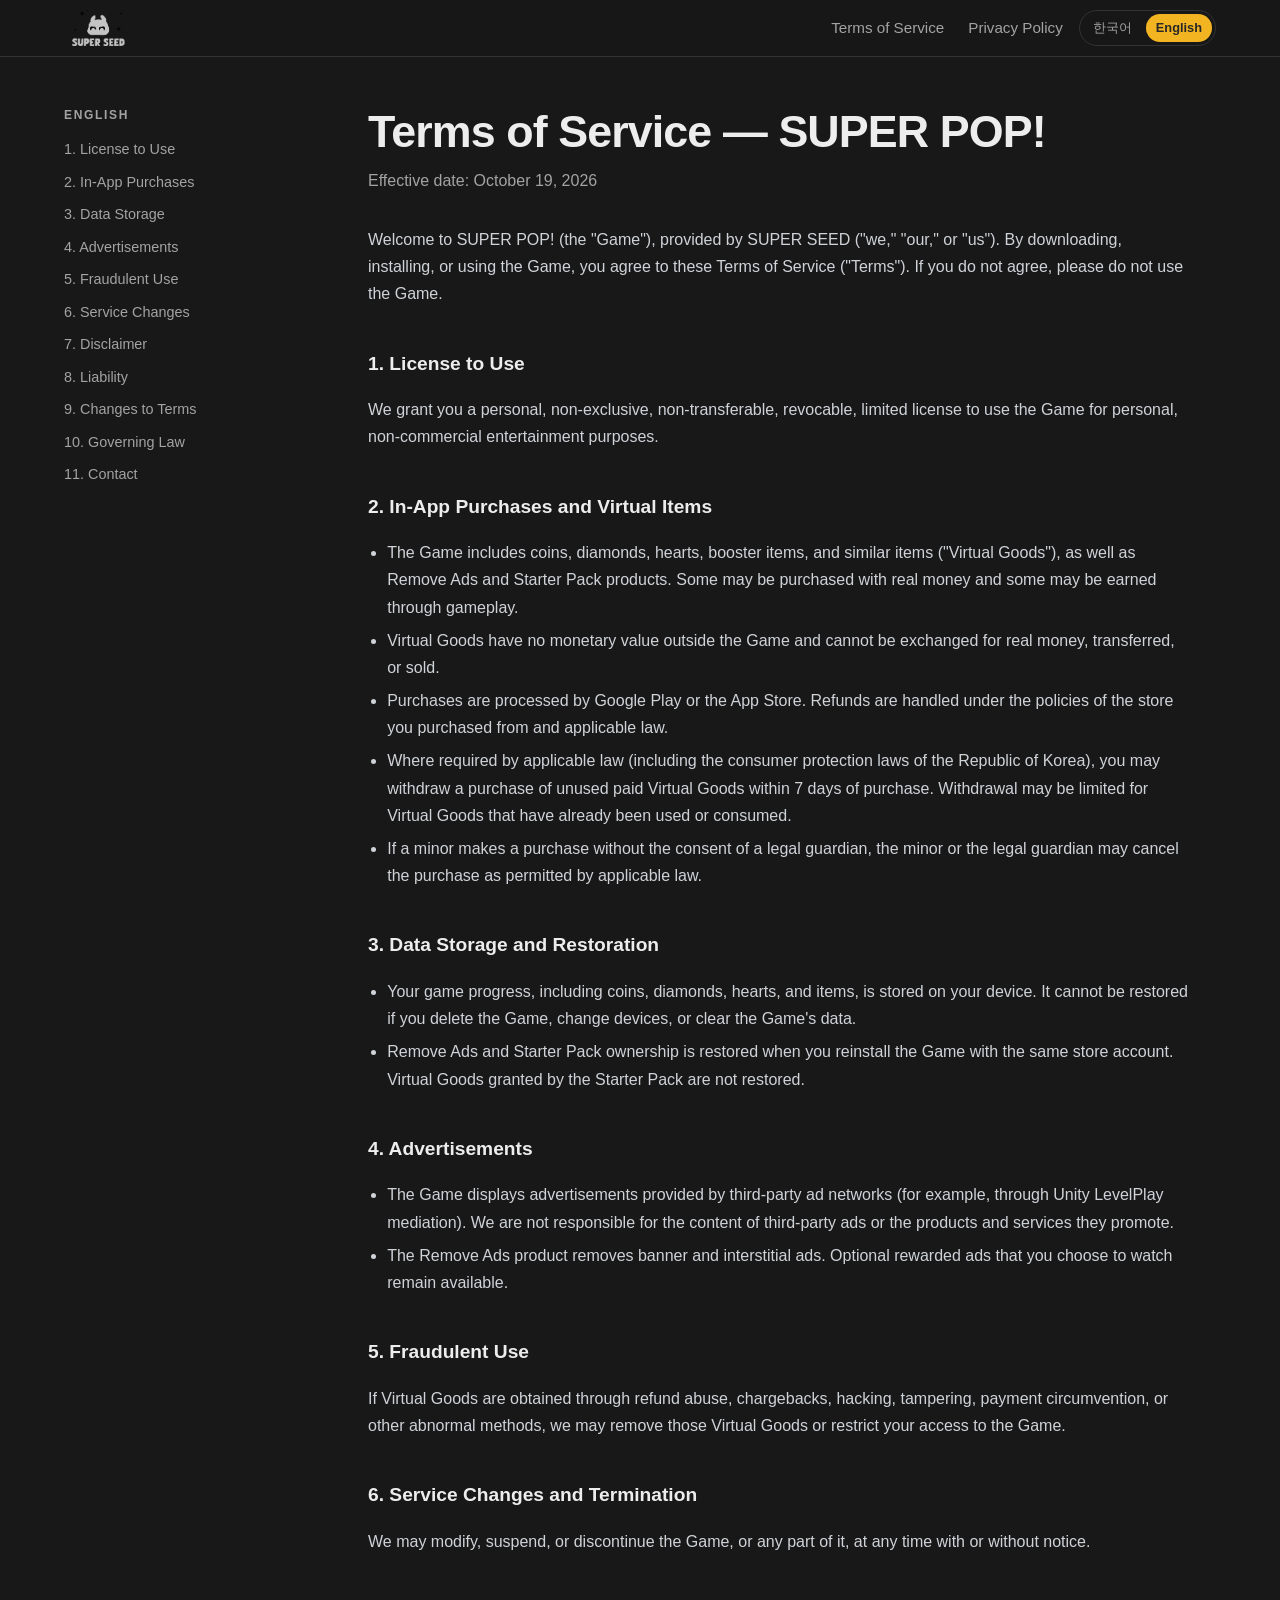
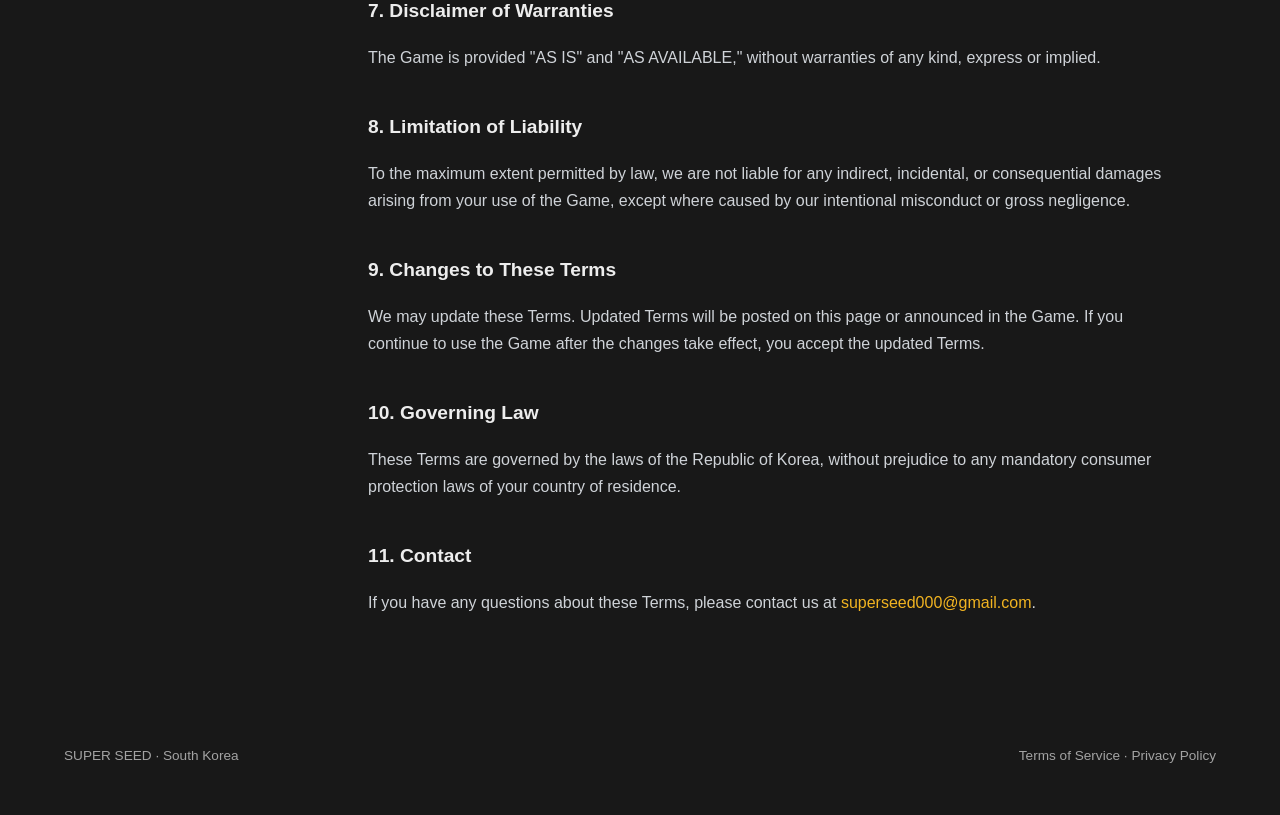
<file: en/superpop/terms.html>
<!DOCTYPE html>
<html lang="en">
<head>
<meta charset="utf-8">
<meta name="viewport" content="width=device-width, initial-scale=1">
<title>Terms of Service — SUPER POP!</title>
<meta name="theme-color" content="#181818">
<link rel="stylesheet" href="/style.css">
<link rel="canonical" href="https://superseedstudio.kr/en/superpop/terms.html">
<link rel="alternate" hreflang="ko" href="https://superseedstudio.kr/ko/superpop/terms.html">
<link rel="alternate" hreflang="en" href="https://superseedstudio.kr/en/superpop/terms.html">
<link rel="alternate" hreflang="x-default" href="https://superseedstudio.kr/superpop/terms.html">
</head>
<body>
<header class="site-header">
  <div class="wrap">
    <a class="logo" href="/en/"><img src="/assets/logo.png" alt="SUPER SEED"></a>
    <nav class="nav">
      <a href="/en/superpop/terms.html">Terms of Service</a>
      <a href="/en/superpop/privacy.html">Privacy Policy</a>
    </nav>
    <nav class="language-switch" aria-label="Language"><a href="/ko/superpop/terms.html" lang="ko" hreflang="ko">한국어</a><a href="/en/superpop/terms.html" lang="en" hreflang="en" aria-current="page">English</a></nav>
  </div>
</header>
<main class="wrap legal">
  <aside class="toc"><strong>English</strong>
    <ul>
      <li><a href="#en-1">1. License to Use</a></li>
      <li><a href="#en-2">2. In-App Purchases</a></li>
      <li><a href="#en-3">3. Data Storage</a></li>
      <li><a href="#en-4">4. Advertisements</a></li>
      <li><a href="#en-5">5. Fraudulent Use</a></li>
      <li><a href="#en-6">6. Service Changes</a></li>
      <li><a href="#en-7">7. Disclaimer</a></li>
      <li><a href="#en-8">8. Liability</a></li>
      <li><a href="#en-9">9. Changes to Terms</a></li>
      <li><a href="#en-10">10. Governing Law</a></li>
      <li><a href="#en-11">11. Contact</a></li>
    </ul></aside>
  <div class="doc">
    <article id="en" lang="en">
      <h1>Terms of Service — SUPER POP!</h1>
      <p class="date">Effective date: October 19, 2026</p>
      <p>Welcome to SUPER POP! (the "Game"), provided by SUPER SEED ("we," "our," or "us"). By downloading, installing, or using the Game, you agree to these Terms of Service ("Terms"). If you do not agree, please do not use the Game.</p>

      <h2 id="en-1">1. License to Use</h2>
      <p>We grant you a personal, non-exclusive, non-transferable, revocable, limited license to use the Game for personal, non-commercial entertainment purposes.</p>

      <h2 id="en-2">2. In-App Purchases and Virtual Items</h2>
      <ul>
        <li>The Game includes coins, diamonds, hearts, booster items, and similar items ("Virtual Goods"), as well as Remove Ads and Starter Pack products. Some may be purchased with real money and some may be earned through gameplay.</li>
        <li>Virtual Goods have no monetary value outside the Game and cannot be exchanged for real money, transferred, or sold.</li>
        <li>Purchases are processed by Google Play or the App Store. Refunds are handled under the policies of the store you purchased from and applicable law.</li>
        <li>Where required by applicable law (including the consumer protection laws of the Republic of Korea), you may withdraw a purchase of unused paid Virtual Goods within 7 days of purchase. Withdrawal may be limited for Virtual Goods that have already been used or consumed.</li>
        <li>If a minor makes a purchase without the consent of a legal guardian, the minor or the legal guardian may cancel the purchase as permitted by applicable law.</li>
      </ul>

      <h2 id="en-3">3. Data Storage and Restoration</h2>
      <ul>
        <li>Your game progress, including coins, diamonds, hearts, and items, is stored on your device. It cannot be restored if you delete the Game, change devices, or clear the Game's data.</li>
        <li>Remove Ads and Starter Pack ownership is restored when you reinstall the Game with the same store account. Virtual Goods granted by the Starter Pack are not restored.</li>
      </ul>

      <h2 id="en-4">4. Advertisements</h2>
      <ul>
        <li>The Game displays advertisements provided by third-party ad networks (for example, through Unity LevelPlay mediation). We are not responsible for the content of third-party ads or the products and services they promote.</li>
        <li>The Remove Ads product removes banner and interstitial ads. Optional rewarded ads that you choose to watch remain available.</li>
      </ul>

      <h2 id="en-5">5. Fraudulent Use</h2>
      <p>If Virtual Goods are obtained through refund abuse, chargebacks, hacking, tampering, payment circumvention, or other abnormal methods, we may remove those Virtual Goods or restrict your access to the Game.</p>

      <h2 id="en-6">6. Service Changes and Termination</h2>
      <p>We may modify, suspend, or discontinue the Game, or any part of it, at any time with or without notice.</p>

      <h2 id="en-7">7. Disclaimer of Warranties</h2>
      <p>The Game is provided "AS IS" and "AS AVAILABLE," without warranties of any kind, express or implied.</p>

      <h2 id="en-8">8. Limitation of Liability</h2>
      <p>To the maximum extent permitted by law, we are not liable for any indirect, incidental, or consequential damages arising from your use of the Game, except where caused by our intentional misconduct or gross negligence.</p>

      <h2 id="en-9">9. Changes to These Terms</h2>
      <p>We may update these Terms. Updated Terms will be posted on this page or announced in the Game. If you continue to use the Game after the changes take effect, you accept the updated Terms.</p>

      <h2 id="en-10">10. Governing Law</h2>
      <p>These Terms are governed by the laws of the Republic of Korea, without prejudice to any mandatory consumer protection laws of your country of residence.</p>

      <h2 id="en-11">11. Contact</h2>
      <p>If you have any questions about these Terms, please contact us at <a href="mailto:superseed000@gmail.com">superseed000@gmail.com</a>.</p>
    </article>
  </div>
</main>
<footer class="site-footer">
  <div class="wrap">
    <p>SUPER SEED · South Korea</p>
    <p><a href="/en/superpop/terms.html">Terms of Service</a> · <a href="/en/superpop/privacy.html">Privacy Policy</a></p>
  </div>
</footer>
</body>
</html>
</file>
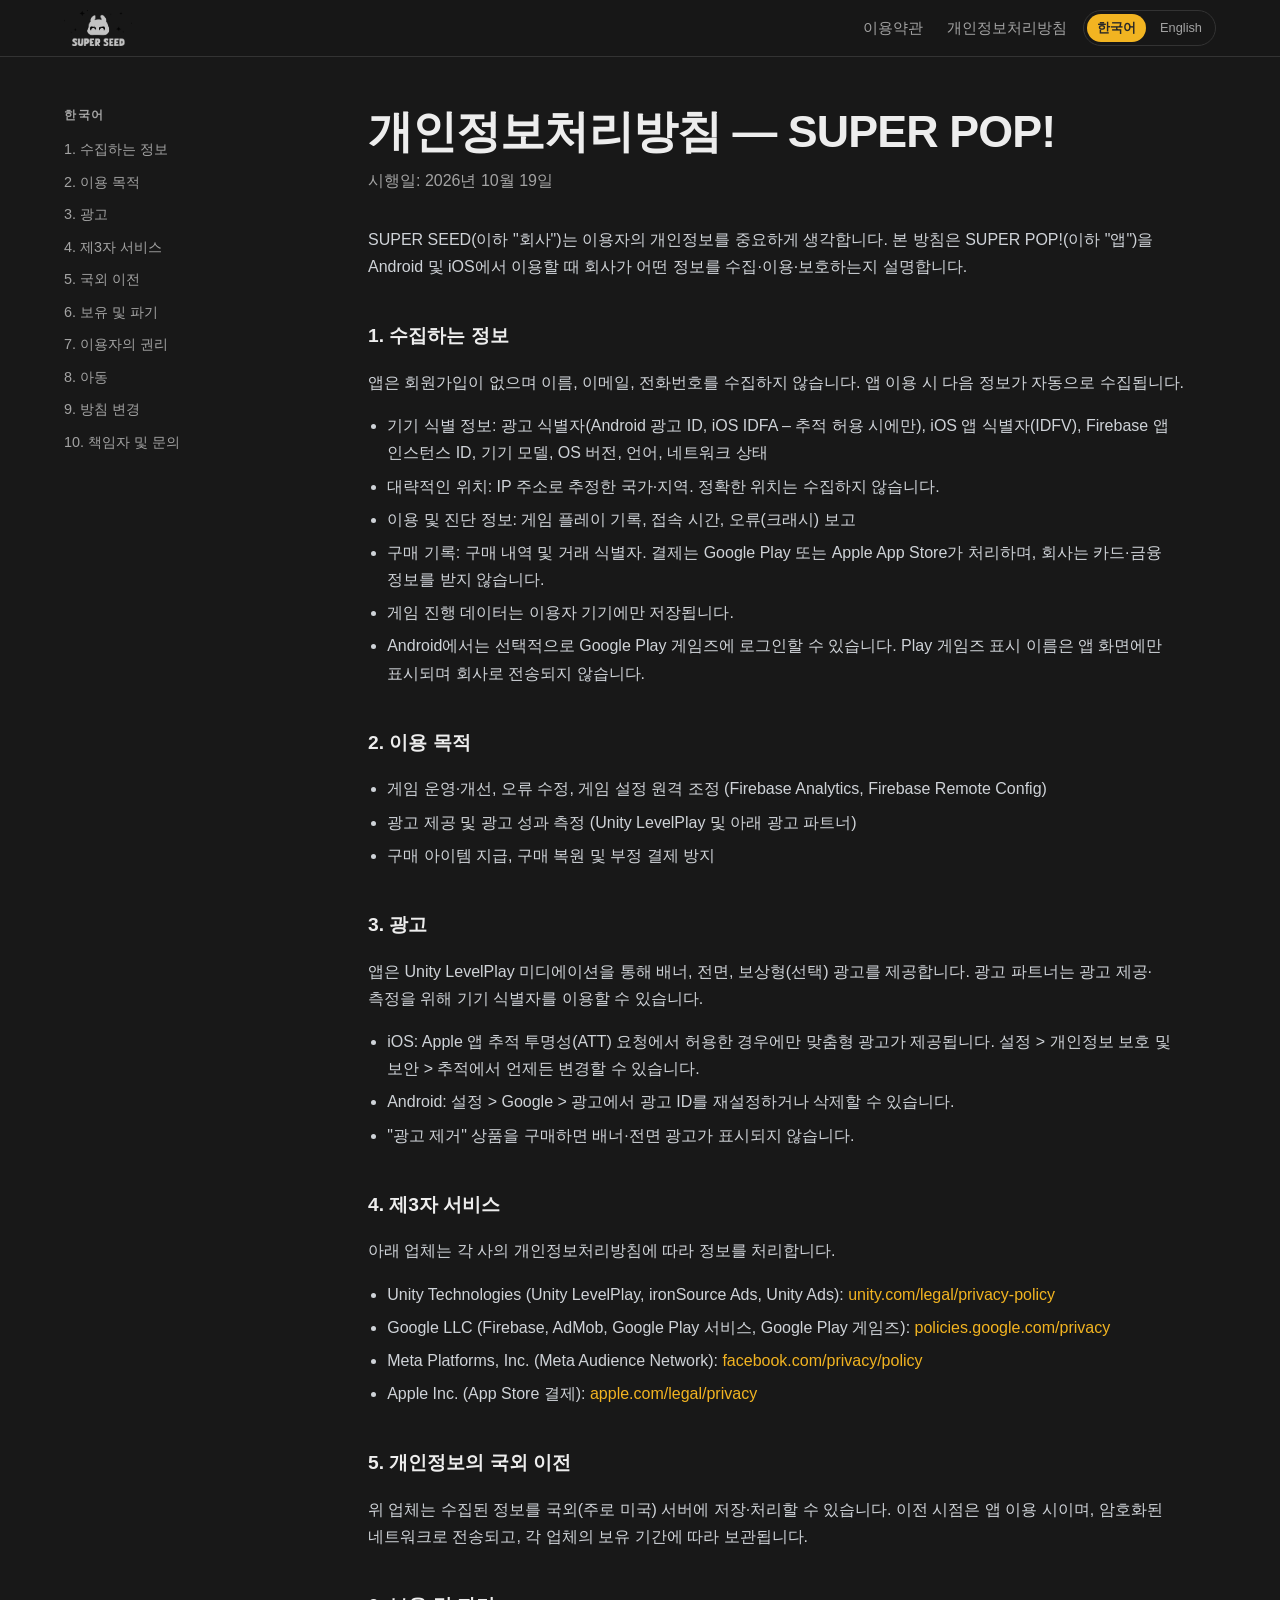
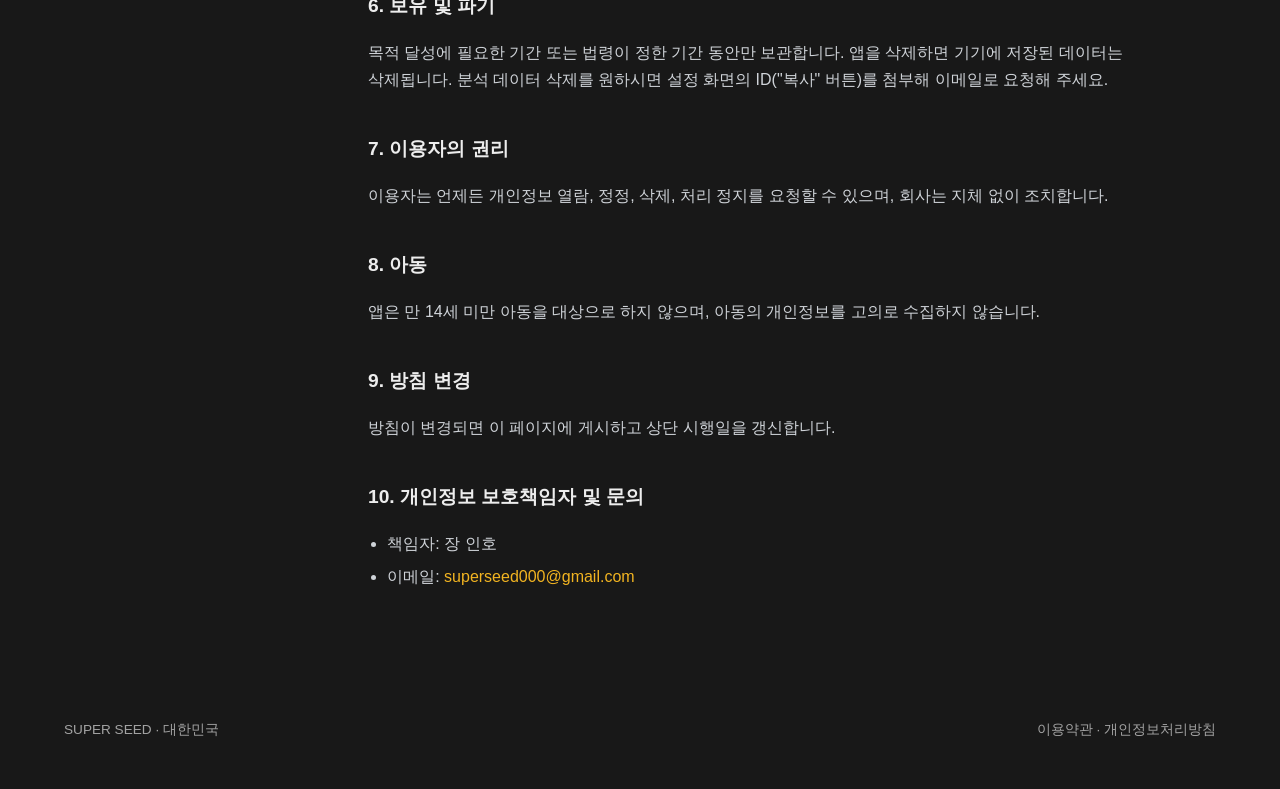
<file: ko/superpop/privacy.html>
<!DOCTYPE html>
<html lang="ko">
<head>
<meta charset="utf-8">
<meta name="viewport" content="width=device-width, initial-scale=1">
<title>개인정보처리방침 — SUPER POP!</title>
<meta name="theme-color" content="#181818">
<link rel="stylesheet" href="/style.css">
<link rel="canonical" href="https://superseedstudio.kr/ko/superpop/privacy.html">
<link rel="alternate" hreflang="ko" href="https://superseedstudio.kr/ko/superpop/privacy.html">
<link rel="alternate" hreflang="en" href="https://superseedstudio.kr/en/superpop/privacy.html">
<link rel="alternate" hreflang="x-default" href="https://superseedstudio.kr/superpop/privacy.html">
</head>
<body>
<header class="site-header">
  <div class="wrap">
    <a class="logo" href="/ko/"><img src="/assets/logo.png" alt="SUPER SEED"></a>
    <nav class="nav">
      <a href="/ko/superpop/terms.html">이용약관</a>
      <a href="/ko/superpop/privacy.html">개인정보처리방침</a>
    </nav>
    <nav class="language-switch" aria-label="언어 선택"><a href="/ko/superpop/privacy.html" lang="ko" hreflang="ko" aria-current="page">한국어</a><a href="/en/superpop/privacy.html" lang="en" hreflang="en">English</a></nav>
  </div>
</header>
<main class="wrap legal">
  <aside class="toc"><strong>한국어</strong>
    <ul>
      <li><a href="#ko-1">1. 수집하는 정보</a></li>
      <li><a href="#ko-2">2. 이용 목적</a></li>
      <li><a href="#ko-3">3. 광고</a></li>
      <li><a href="#ko-4">4. 제3자 서비스</a></li>
      <li><a href="#ko-5">5. 국외 이전</a></li>
      <li><a href="#ko-6">6. 보유 및 파기</a></li>
      <li><a href="#ko-7">7. 이용자의 권리</a></li>
      <li><a href="#ko-8">8. 아동</a></li>
      <li><a href="#ko-9">9. 방침 변경</a></li>
      <li><a href="#ko-10">10. 책임자 및 문의</a></li>
    </ul></aside>
  <div class="doc">
    <article id="ko" lang="ko">
      <h1>개인정보처리방침 — SUPER POP!</h1>
      <p class="date">시행일: 2026년 10월 19일</p>
      <p>SUPER SEED(이하 "회사")는 이용자의 개인정보를 중요하게 생각합니다. 본 방침은 SUPER POP!(이하 "앱")을 Android 및 iOS에서 이용할 때 회사가 어떤 정보를 수집·이용·보호하는지 설명합니다.</p>

      <h2 id="ko-1">1. 수집하는 정보</h2>
      <p>앱은 회원가입이 없으며 이름, 이메일, 전화번호를 수집하지 않습니다. 앱 이용 시 다음 정보가 자동으로 수집됩니다.</p>
      <ul>
        <li>기기 식별 정보: 광고 식별자(Android 광고 ID, iOS IDFA – 추적 허용 시에만), iOS 앱 식별자(IDFV), Firebase 앱 인스턴스 ID, 기기 모델, OS 버전, 언어, 네트워크 상태</li>
        <li>대략적인 위치: IP 주소로 추정한 국가·지역. 정확한 위치는 수집하지 않습니다.</li>
        <li>이용 및 진단 정보: 게임 플레이 기록, 접속 시간, 오류(크래시) 보고</li>
        <li>구매 기록: 구매 내역 및 거래 식별자. 결제는 Google Play 또는 Apple App Store가 처리하며, 회사는 카드·금융 정보를 받지 않습니다.</li>
        <li>게임 진행 데이터는 이용자 기기에만 저장됩니다.</li>
        <li>Android에서는 선택적으로 Google Play 게임즈에 로그인할 수 있습니다. Play 게임즈 표시 이름은 앱 화면에만 표시되며 회사로 전송되지 않습니다.</li>
      </ul>

      <h2 id="ko-2">2. 이용 목적</h2>
      <ul>
        <li>게임 운영·개선, 오류 수정, 게임 설정 원격 조정 (Firebase Analytics, Firebase Remote Config)</li>
        <li>광고 제공 및 광고 성과 측정 (Unity LevelPlay 및 아래 광고 파트너)</li>
        <li>구매 아이템 지급, 구매 복원 및 부정 결제 방지</li>
      </ul>

      <h2 id="ko-3">3. 광고</h2>
      <p>앱은 Unity LevelPlay 미디에이션을 통해 배너, 전면, 보상형(선택) 광고를 제공합니다. 광고 파트너는 광고 제공·측정을 위해 기기 식별자를 이용할 수 있습니다.</p>
      <ul>
        <li>iOS: Apple 앱 추적 투명성(ATT) 요청에서 허용한 경우에만 맞춤형 광고가 제공됩니다. 설정 &gt; 개인정보 보호 및 보안 &gt; 추적에서 언제든 변경할 수 있습니다.</li>
        <li>Android: 설정 &gt; Google &gt; 광고에서 광고 ID를 재설정하거나 삭제할 수 있습니다.</li>
        <li>"광고 제거" 상품을 구매하면 배너·전면 광고가 표시되지 않습니다.</li>
      </ul>

      <h2 id="ko-4">4. 제3자 서비스</h2>
      <p>아래 업체는 각 사의 개인정보처리방침에 따라 정보를 처리합니다.</p>
      <ul>
        <li>Unity Technologies (Unity LevelPlay, ironSource Ads, Unity Ads): <a href="https://unity.com/legal/privacy-policy">unity.com/legal/privacy-policy</a></li>
        <li>Google LLC (Firebase, AdMob, Google Play 서비스, Google Play 게임즈): <a href="https://policies.google.com/privacy">policies.google.com/privacy</a></li>
        <li>Meta Platforms, Inc. (Meta Audience Network): <a href="https://www.facebook.com/privacy/policy">facebook.com/privacy/policy</a></li>
        <li>Apple Inc. (App Store 결제): <a href="https://www.apple.com/legal/privacy/">apple.com/legal/privacy</a></li>
      </ul>

      <h2 id="ko-5">5. 개인정보의 국외 이전</h2>
      <p>위 업체는 수집된 정보를 국외(주로 미국) 서버에 저장·처리할 수 있습니다. 이전 시점은 앱 이용 시이며, 암호화된 네트워크로 전송되고, 각 업체의 보유 기간에 따라 보관됩니다.</p>

      <h2 id="ko-6">6. 보유 및 파기</h2>
      <p>목적 달성에 필요한 기간 또는 법령이 정한 기간 동안만 보관합니다. 앱을 삭제하면 기기에 저장된 데이터는 삭제됩니다. 분석 데이터 삭제를 원하시면 설정 화면의 ID("복사" 버튼)를 첨부해 이메일로 요청해 주세요.</p>

      <h2 id="ko-7">7. 이용자의 권리</h2>
      <p>이용자는 언제든 개인정보 열람, 정정, 삭제, 처리 정지를 요청할 수 있으며, 회사는 지체 없이 조치합니다.</p>

      <h2 id="ko-8">8. 아동</h2>
      <p>앱은 만 14세 미만 아동을 대상으로 하지 않으며, 아동의 개인정보를 고의로 수집하지 않습니다.</p>

      <h2 id="ko-9">9. 방침 변경</h2>
      <p>방침이 변경되면 이 페이지에 게시하고 상단 시행일을 갱신합니다.</p>

      <h2 id="ko-10">10. 개인정보 보호책임자 및 문의</h2>
      <ul>
        <li>책임자: 장 인호</li>
        <li>이메일: <a href="mailto:superseed000@gmail.com">superseed000@gmail.com</a></li>
      </ul>
    </article>
  </div>
</main>
<footer class="site-footer">
  <div class="wrap">
    <p>SUPER SEED · 대한민국</p>
    <p><a href="/ko/superpop/terms.html">이용약관</a> · <a href="/ko/superpop/privacy.html">개인정보처리방침</a></p>
  </div>
</footer>
</body>
</html>
</file>
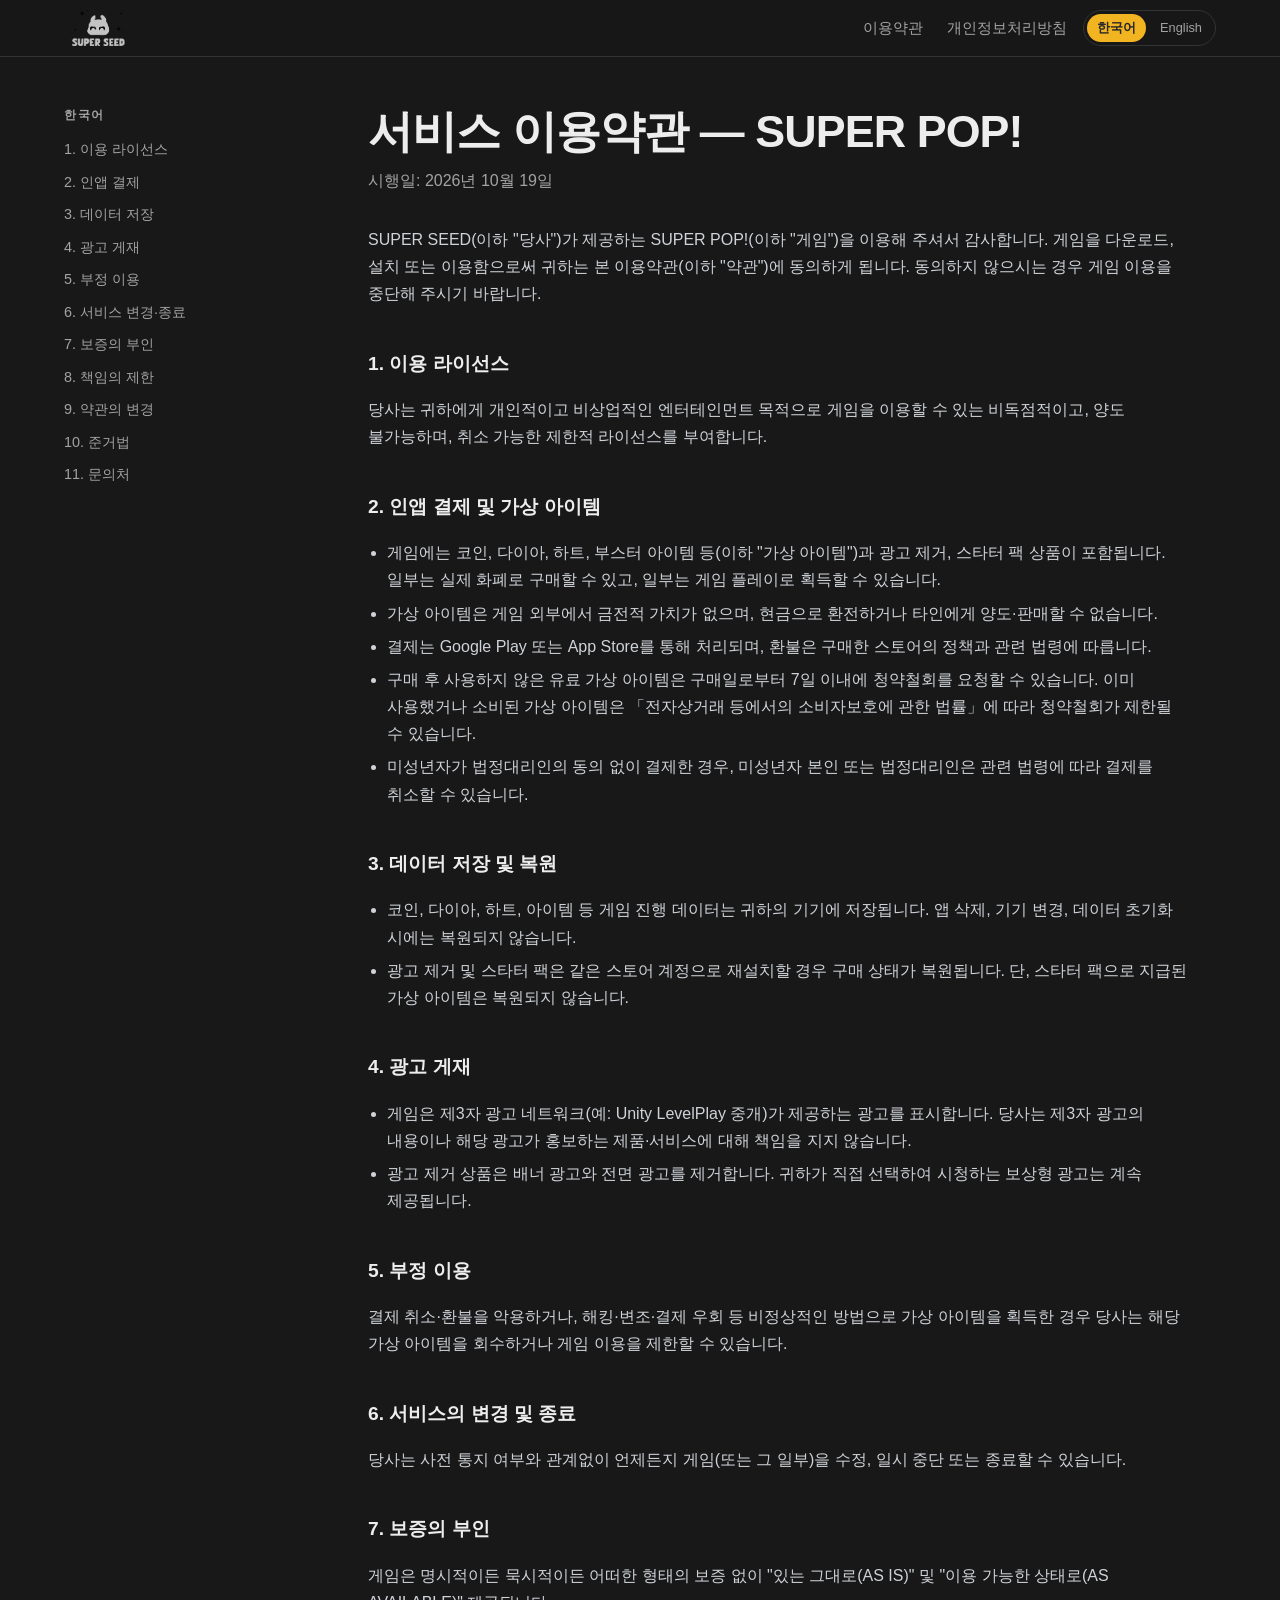
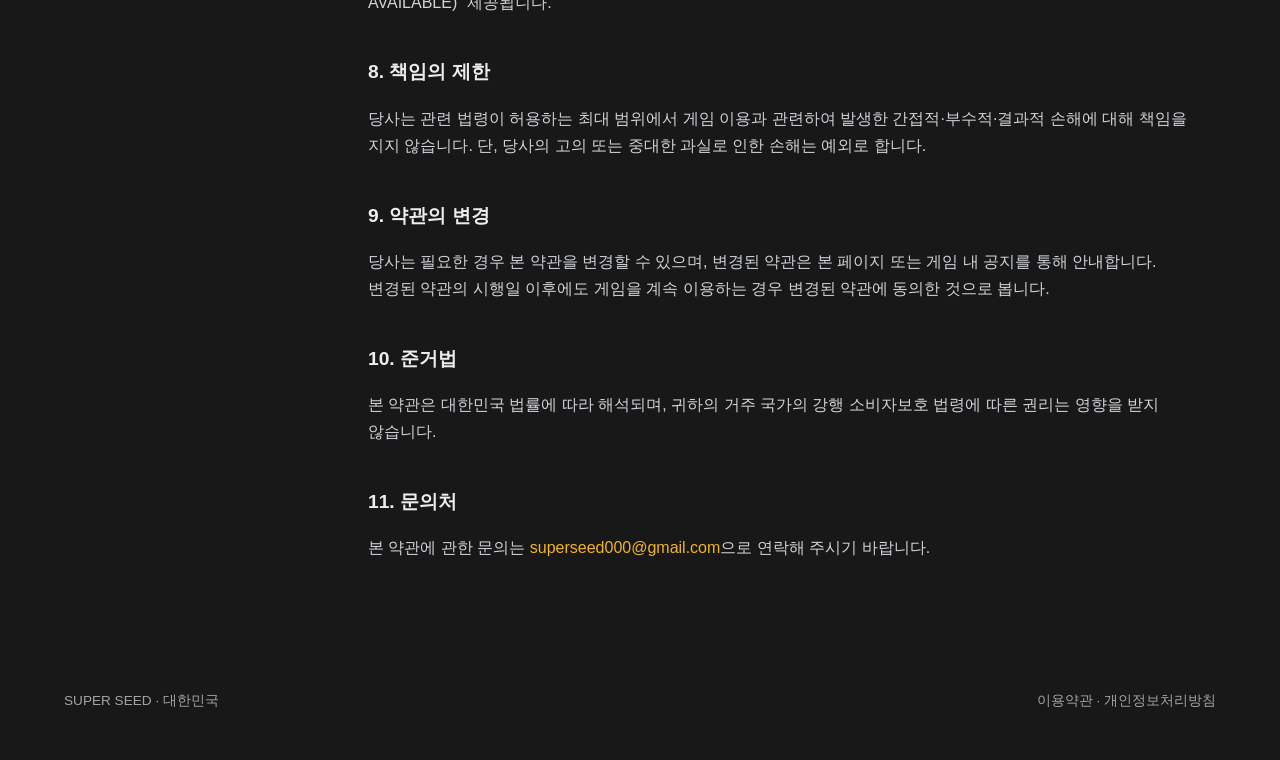
<file: ko/superpop/terms.html>
<!DOCTYPE html>
<html lang="ko">
<head>
<meta charset="utf-8">
<meta name="viewport" content="width=device-width, initial-scale=1">
<title>이용약관 — SUPER POP!</title>
<meta name="theme-color" content="#181818">
<link rel="stylesheet" href="/style.css">
<link rel="canonical" href="https://superseedstudio.kr/ko/superpop/terms.html">
<link rel="alternate" hreflang="ko" href="https://superseedstudio.kr/ko/superpop/terms.html">
<link rel="alternate" hreflang="en" href="https://superseedstudio.kr/en/superpop/terms.html">
<link rel="alternate" hreflang="x-default" href="https://superseedstudio.kr/superpop/terms.html">
</head>
<body>
<header class="site-header">
  <div class="wrap">
    <a class="logo" href="/ko/"><img src="/assets/logo.png" alt="SUPER SEED"></a>
    <nav class="nav">
      <a href="/ko/superpop/terms.html">이용약관</a>
      <a href="/ko/superpop/privacy.html">개인정보처리방침</a>
    </nav>
    <nav class="language-switch" aria-label="언어 선택"><a href="/ko/superpop/terms.html" lang="ko" hreflang="ko" aria-current="page">한국어</a><a href="/en/superpop/terms.html" lang="en" hreflang="en">English</a></nav>
  </div>
</header>
<main class="wrap legal">
  <aside class="toc"><strong>한국어</strong>
    <ul>
      <li><a href="#ko-1">1. 이용 라이선스</a></li>
      <li><a href="#ko-2">2. 인앱 결제</a></li>
      <li><a href="#ko-3">3. 데이터 저장</a></li>
      <li><a href="#ko-4">4. 광고 게재</a></li>
      <li><a href="#ko-5">5. 부정 이용</a></li>
      <li><a href="#ko-6">6. 서비스 변경·종료</a></li>
      <li><a href="#ko-7">7. 보증의 부인</a></li>
      <li><a href="#ko-8">8. 책임의 제한</a></li>
      <li><a href="#ko-9">9. 약관의 변경</a></li>
      <li><a href="#ko-10">10. 준거법</a></li>
      <li><a href="#ko-11">11. 문의처</a></li>
    </ul></aside>
  <div class="doc">
    <article id="ko" lang="ko">
      <h1>서비스 이용약관 — SUPER POP!</h1>
      <p class="date">시행일: 2026년 10월 19일</p>
      <p>SUPER SEED(이하 "당사")가 제공하는 SUPER POP!(이하 "게임")을 이용해 주셔서 감사합니다. 게임을 다운로드, 설치 또는 이용함으로써 귀하는 본 이용약관(이하 "약관")에 동의하게 됩니다. 동의하지 않으시는 경우 게임 이용을 중단해 주시기 바랍니다.</p>

      <h2 id="ko-1">1. 이용 라이선스</h2>
      <p>당사는 귀하에게 개인적이고 비상업적인 엔터테인먼트 목적으로 게임을 이용할 수 있는 비독점적이고, 양도 불가능하며, 취소 가능한 제한적 라이선스를 부여합니다.</p>

      <h2 id="ko-2">2. 인앱 결제 및 가상 아이템</h2>
      <ul>
        <li>게임에는 코인, 다이아, 하트, 부스터 아이템 등(이하 "가상 아이템")과 광고 제거, 스타터 팩 상품이 포함됩니다. 일부는 실제 화폐로 구매할 수 있고, 일부는 게임 플레이로 획득할 수 있습니다.</li>
        <li>가상 아이템은 게임 외부에서 금전적 가치가 없으며, 현금으로 환전하거나 타인에게 양도·판매할 수 없습니다.</li>
        <li>결제는 Google Play 또는 App Store를 통해 처리되며, 환불은 구매한 스토어의 정책과 관련 법령에 따릅니다.</li>
        <li>구매 후 사용하지 않은 유료 가상 아이템은 구매일로부터 7일 이내에 청약철회를 요청할 수 있습니다. 이미 사용했거나 소비된 가상 아이템은 「전자상거래 등에서의 소비자보호에 관한 법률」에 따라 청약철회가 제한될 수 있습니다.</li>
        <li>미성년자가 법정대리인의 동의 없이 결제한 경우, 미성년자 본인 또는 법정대리인은 관련 법령에 따라 결제를 취소할 수 있습니다.</li>
      </ul>

      <h2 id="ko-3">3. 데이터 저장 및 복원</h2>
      <ul>
        <li>코인, 다이아, 하트, 아이템 등 게임 진행 데이터는 귀하의 기기에 저장됩니다. 앱 삭제, 기기 변경, 데이터 초기화 시에는 복원되지 않습니다.</li>
        <li>광고 제거 및 스타터 팩은 같은 스토어 계정으로 재설치할 경우 구매 상태가 복원됩니다. 단, 스타터 팩으로 지급된 가상 아이템은 복원되지 않습니다.</li>
      </ul>

      <h2 id="ko-4">4. 광고 게재</h2>
      <ul>
        <li>게임은 제3자 광고 네트워크(예: Unity LevelPlay 중개)가 제공하는 광고를 표시합니다. 당사는 제3자 광고의 내용이나 해당 광고가 홍보하는 제품·서비스에 대해 책임을 지지 않습니다.</li>
        <li>광고 제거 상품은 배너 광고와 전면 광고를 제거합니다. 귀하가 직접 선택하여 시청하는 보상형 광고는 계속 제공됩니다.</li>
      </ul>

      <h2 id="ko-5">5. 부정 이용</h2>
      <p>결제 취소·환불을 악용하거나, 해킹·변조·결제 우회 등 비정상적인 방법으로 가상 아이템을 획득한 경우 당사는 해당 가상 아이템을 회수하거나 게임 이용을 제한할 수 있습니다.</p>

      <h2 id="ko-6">6. 서비스의 변경 및 종료</h2>
      <p>당사는 사전 통지 여부와 관계없이 언제든지 게임(또는 그 일부)을 수정, 일시 중단 또는 종료할 수 있습니다.</p>

      <h2 id="ko-7">7. 보증의 부인</h2>
      <p>게임은 명시적이든 묵시적이든 어떠한 형태의 보증 없이 "있는 그대로(AS IS)" 및 "이용 가능한 상태로(AS AVAILABLE)" 제공됩니다.</p>

      <h2 id="ko-8">8. 책임의 제한</h2>
      <p>당사는 관련 법령이 허용하는 최대 범위에서 게임 이용과 관련하여 발생한 간접적·부수적·결과적 손해에 대해 책임을 지지 않습니다. 단, 당사의 고의 또는 중대한 과실로 인한 손해는 예외로 합니다.</p>

      <h2 id="ko-9">9. 약관의 변경</h2>
      <p>당사는 필요한 경우 본 약관을 변경할 수 있으며, 변경된 약관은 본 페이지 또는 게임 내 공지를 통해 안내합니다. 변경된 약관의 시행일 이후에도 게임을 계속 이용하는 경우 변경된 약관에 동의한 것으로 봅니다.</p>

      <h2 id="ko-10">10. 준거법</h2>
      <p>본 약관은 대한민국 법률에 따라 해석되며, 귀하의 거주 국가의 강행 소비자보호 법령에 따른 권리는 영향을 받지 않습니다.</p>

      <h2 id="ko-11">11. 문의처</h2>
      <p>본 약관에 관한 문의는 <a href="mailto:superseed000@gmail.com">superseed000@gmail.com</a>으로 연락해 주시기 바랍니다.</p>
    </article>
  </div>
</main>
<footer class="site-footer">
  <div class="wrap">
    <p>SUPER SEED · 대한민국</p>
    <p><a href="/ko/superpop/terms.html">이용약관</a> · <a href="/ko/superpop/privacy.html">개인정보처리방침</a></p>
  </div>
</footer>
</body>
</html>
</file>
<file: style.css>
/* CI colors: yellow from Ptn_Logo_001, charcoal from Img_Logo */
:root {
  --ci-yellow: #f2b421;
  --ci-charcoal: #282828;
  --bg: #181818;
  --surface: var(--ci-charcoal);
  --surface-2: #323232;
  --border: #333333;
  --fg: #ededed;
  --muted: #a3a3a3;
  --accent: var(--ci-yellow);
  --accent-ink: var(--ci-charcoal);
  --radius: 16px;
  color-scheme: dark;
}
* { box-sizing: border-box; }
html { scroll-behavior: smooth; scroll-padding-top: 88px; }
body {
  margin: 0;
  font-family: "Pretendard", -apple-system, "Apple SD Gothic Neo", "Malgun Gothic", sans-serif;
  color: var(--fg);
  background: var(--bg);
  line-height: 1.7;
  -webkit-font-smoothing: antialiased;
  word-break: keep-all;
}
a { color: var(--accent); text-decoration: none; }
a:hover { text-decoration: underline; }

/* Full-width bands, content held to a wide but readable track */
.wrap { width: 100%; max-width: 1280px; margin: 0 auto; padding: 0 clamp(20px, 5vw, 64px); }

/* Header */
.site-header {
  position: sticky; top: 0; z-index: 10;
  background: rgba(24, 24, 24, .85);
  backdrop-filter: blur(12px);
  border-bottom: 1px solid var(--border);
}
.site-header .wrap { display: flex; align-items: center; justify-content: space-between; height: 56px; }
.logo { display: flex; align-items: center; }
/* Charcoal logo flipped light so it reads on the dark header */
.logo img { height: 36px; width: auto; filter: invert(1); opacity: .9; }
.nav { display: flex; gap: 24px; font-size: .95rem; }
.nav a { color: var(--muted); }
.nav a:hover { color: var(--fg); text-decoration: none; }
.site-header .wrap { gap: 16px; }
.site-header .nav { margin-left: auto; }
.language-switch { display: flex; gap: 4px; flex-shrink: 0; padding: 3px; border: 1px solid var(--border); border-radius: 999px; }
.language-switch a { padding: 3px 10px; border-radius: 999px; color: var(--muted); font-size: .8rem; }
.language-switch a:hover { color: var(--fg); text-decoration: none; }
.language-switch a[aria-current="page"] { background: var(--accent); color: var(--accent-ink); font-weight: 700; }
a:focus-visible { outline: 2px solid var(--accent); outline-offset: 4px; }

/* Index */
.hero { background: var(--ci-yellow) url("/assets/pattern.png") center / cover; color: var(--ci-charcoal); }
.hero .wrap { display: flex; align-items: center; gap: clamp(20px, 4vw, 48px); padding-top: clamp(28px, 4vw, 44px); padding-bottom: clamp(28px, 4vw, 44px); }
.hero h1 { margin: 0; line-height: 0; }
.hero img { height: clamp(88px, 12vw, 140px); width: auto; flex-shrink: 0; }
.hero p { font-size: clamp(1rem, 1.8vw, 1.2rem); font-weight: 600; margin: 0; max-width: 720px; }
.section { padding: clamp(32px, 5vw, 56px) 0; border-bottom: 1px solid var(--border); }
.section h2 { font-size: .85rem; text-transform: uppercase; letter-spacing: .14em; color: var(--muted); margin: 0 0 20px; font-weight: 600; }
.games { display: grid; grid-template-columns: repeat(auto-fill, minmax(min(360px, 100%), 1fr)); gap: 20px; }
.game {
  display: flex; gap: 20px; align-items: center; padding: 24px;
  background: var(--surface); border: 1px solid var(--border); border-radius: var(--radius);
}
.game img { width: 96px; height: 96px; border-radius: 22px; flex-shrink: 0; }
.game h3 { margin: 0 0 4px; font-size: 1.25rem; }
.game p { margin: 0 0 12px; color: var(--muted); }
.game .legal-links { display: flex; gap: 12px; margin-top: 12px; font-size: .85rem; }
.game .legal-links a { color: var(--muted); }
.game .legal-links a:hover { color: var(--fg); }
.store-links {
  display: flex; flex-wrap: wrap; gap: 12px; margin-top: 16px;
}
.store-links .btn {
  display: inline-flex; align-items: center; justify-content: center; min-width: 152px; min-height: 42px;
  padding: 8px 18px; border-radius: 999px;
  background: var(--accent); color: var(--accent-ink); font-weight: 700; font-size: .9rem;
}
.store-links .btn:hover { text-decoration: none; filter: brightness(1.08); }
.contact { font-size: clamp(1.2rem, 3vw, 1.8rem); font-weight: 600; }

/* Footer */
.site-footer { padding: 32px 0 48px; color: var(--muted); font-size: .85rem; }
.site-footer .wrap { display: flex; flex-wrap: wrap; gap: 8px 24px; justify-content: space-between; }
.site-footer a { color: var(--muted); }
.site-footer a:hover { color: var(--fg); }
.site-footer p { margin: 0; }

/* Legal pages: sticky table of contents beside the text on wide screens */
.legal { display: grid; grid-template-columns: 240px minmax(0, 1fr); gap: clamp(32px, 5vw, 80px); padding-top: 48px; padding-bottom: 80px; }
.toc { position: sticky; top: 88px; align-self: start; font-size: .9rem; }
.toc strong { display: block; color: var(--muted); font-size: .75rem; text-transform: uppercase; letter-spacing: .14em; margin: 0 0 8px; }
.toc ul { list-style: none; margin: 0 0 24px; padding: 0; }
.toc li a { display: block; padding: 4px 0; color: var(--muted); }
.toc li a:hover { color: var(--fg); text-decoration: none; }
.doc { max-width: 820px; }
.doc article + article { margin-top: 72px; padding-top: 72px; border-top: 1px solid var(--border); }
.doc h1 { font-size: clamp(2rem, 4vw, 2.8rem); line-height: 1.2; margin: 0 0 8px; letter-spacing: -0.02em; }
.doc .date { color: var(--muted); margin: 0 0 32px; }
.doc h2 { font-size: 1.2rem; margin: 40px 0 12px; }
.doc p, .doc li { color: #cfd3d8; }
.doc ul { padding-left: 1.2em; }
.doc li { margin: 6px 0; }
.lang { display: inline-flex; gap: 4px; padding: 4px; background: var(--surface); border: 1px solid var(--border); border-radius: 999px; margin: 0 0 32px; }
.lang a { padding: 6px 16px; border-radius: 999px; color: var(--muted); font-size: .9rem; }
.lang a:hover { background: var(--surface-2); color: var(--fg); text-decoration: none; }

@media (max-width: 860px) {
  .legal { grid-template-columns: 1fr; padding-top: 32px; }
  .toc { display: none; }
  .nav { gap: 16px; font-size: .85rem; }
}
@media (max-width: 560px) {
  .site-header .wrap { height: auto; min-height: 56px; flex-wrap: wrap; padding-top: 10px; padding-bottom: 10px; gap: 10px 12px; }
  .site-header .nav { gap: 12px; }
  .language-switch { margin-left: auto; }
  .game .legal-links { flex-wrap: wrap; }
  .store-links .btn { flex: 1 1 152px; }
  .hero .wrap { flex-direction: column; text-align: center; }
}
</file>
